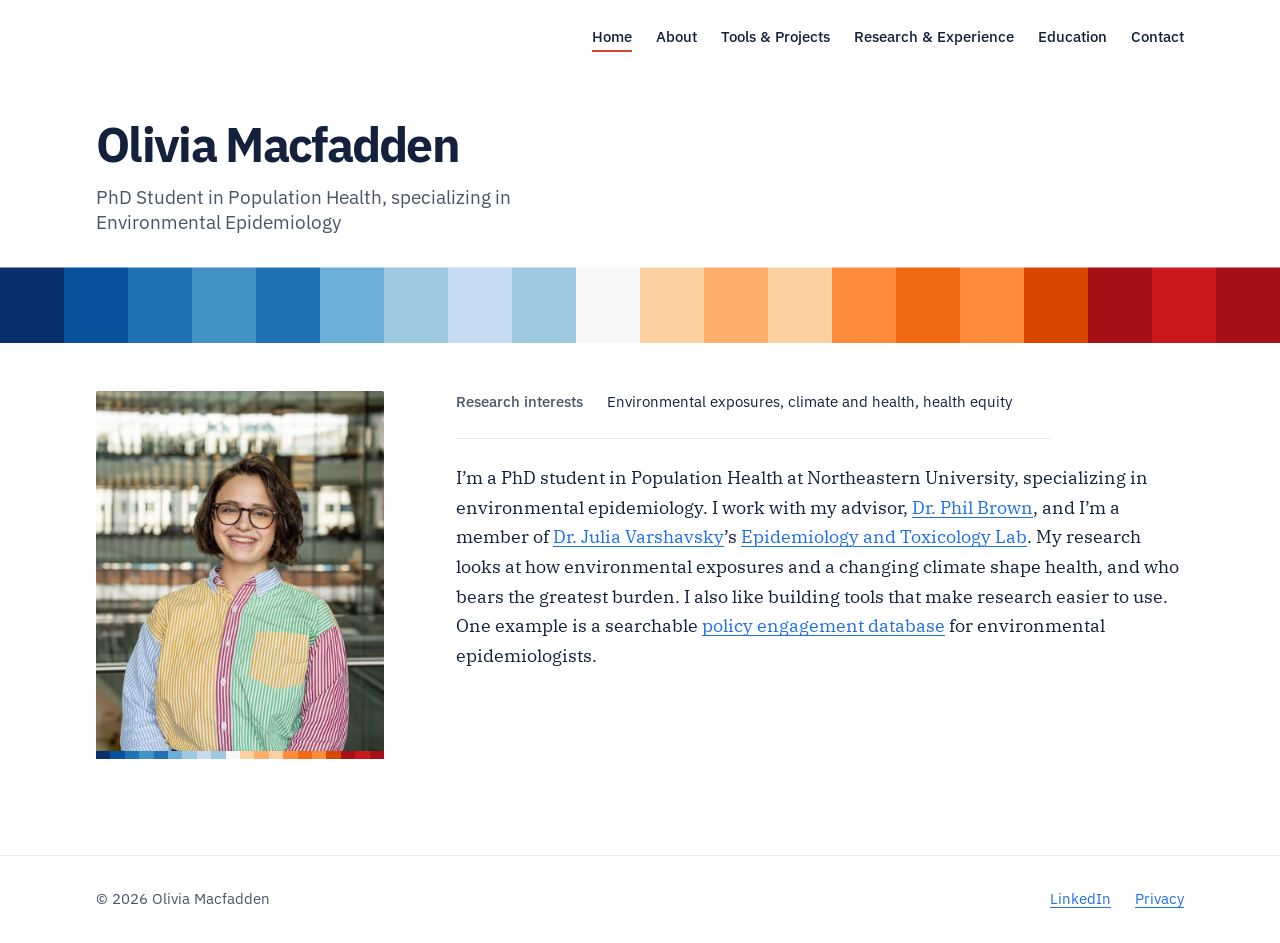
<file: index.html>
<!doctype html>
<html lang="en">
<head>
  <meta charset="utf-8">
  <meta name="viewport" content="width=device-width, initial-scale=1">
  <title>Home | Olivia Macfadden</title>
  <meta name="description" content="Olivia Macfadden is a PhD student in Population Health at Northeastern University, specializing in environmental epidemiology.">
  <link rel="icon" href="favicon.svg" type="image/svg+xml">
  <link rel="stylesheet" href="css/style.css?v=2026-10-28a">
</head>
<body>
  <a class="skip-link" href="#main">Skip to content</a>

  <!-- ===== SHARED HEADER: keep identical on every page (only aria-current changes) =====
       Home only: no "Olivia Macfadden" brand link (the large name is right below),
       and the header has the extra class site-header--home to keep the nav in place. -->
  <header class="site-header site-header--home">
    <div class="wrap">
      <nav class="site-nav" aria-label="Main">
        <ul>
          <li><a href="index.html" aria-current="page">Home</a></li>
          <li><a href="about.html">About</a></li>
          <li><a href="tools.html">Tools &amp; Projects</a></li>
          <li><a href="research.html">Research &amp; Experience</a></li>
          <li><a href="education.html">Education</a></li>
          <li><a href="contact.html">Contact</a></li>
        </ul>
      </nav>
    </div>
  </header>
  <!-- ===== END SHARED HEADER ===== -->

  <main id="main">
    <section class="hero" aria-labelledby="name">
      <div class="wrap hero__inner">
        <!-- Small headshot beside the name on phones only; the large .portrait below is used
             from 48rem up. Only one of the two is ever displayed, so the alt text is heard once. -->
        <figure class="hero__photo">
          <img src="images/headshot.jpg" alt="Olivia Macfadden" width="720" height="900">
        </figure>
        <div>
          <h1 class="hero__name" id="name">Olivia Macfadden</h1>
          <p class="hero__title">PhD Student in Population Health, specializing in Environmental Epidemiology</p>
        </div>
      </div>
    </section>

    <!-- Decorative warming stripes (not real temperature data) -->
    <div class="stripe-band stripe-band--sweep" aria-hidden="true"></div>

    <div class="wrap">
      <div class="intro">
        <figure class="portrait">
          <img src="images/headshot.jpg" alt="Olivia Macfadden" width="720" height="900">
        </figure>

        <div>
          <dl class="meta-list">
            <dt>Research interests</dt>
            <dd>Environmental exposures, climate and health, health equity</dd>
          </dl>

          <div class="prose">
            <p>I’m a PhD student in Population Health at Northeastern University, specializing in environmental epidemiology. I work with my advisor, <a href="https://bouve.northeastern.edu/directory/phil-brown/" target="_blank" rel="noopener">Dr. Phil Brown<span class="visually-hidden"> (opens in a new tab)</span></a>, and I’m a member of <a href="https://coe.northeastern.edu/people/varshavsky-julia/" target="_blank" rel="noopener">Dr. Julia Varshavsky<span class="visually-hidden"> (opens in a new tab)</span></a>’s <a href="https://cssh.northeastern.edu/ssehri/varshavsky-lab/" target="_blank" rel="noopener">Epidemiology and Toxicology Lab<span class="visually-hidden"> (opens in a new tab)</span></a>. My research looks at how environmental exposures and a changing climate shape health, and who bears the greatest burden. I also like building tools that make research easier to use. One example is a searchable <a href="https://tinyurl.com/policymenulinkfromoliviassite" target="_blank" rel="noopener">policy engagement database<span class="visually-hidden"> (opens in a new tab)</span></a> for environmental epidemiologists.</p>

            <!-- PLACEHOLDER: Current research — add a one-sentence "Current research" line here, e.g.
                 <p><strong>Current research:</strong> …</p> -->
          </div>
        </div>
      </div>
    </div>
  </main>

  <!-- ===== SHARED FOOTER: keep identical on every page ===== -->
  <footer class="site-footer">
    <div class="wrap">
      <p>© 2026 Olivia Macfadden</p>
      <p class="site-footer__links">
        <a href="https://www.linkedin.com/in/olivia-macfadden/" target="_blank" rel="noopener">LinkedIn<span class="visually-hidden"> (opens in a new tab)</span></a>
        <a href="privacy.html">Privacy</a>
      </p>
    </div>
  </footer>
  <!-- ===== END SHARED FOOTER ===== -->

  <!-- GoatCounter analytics (cookie-free; see privacy.html). Keep on every page. -->
  <script data-goatcounter="https://oliviamacfadden.goatcounter.com/count"
          async src="https://gc.zgo.at/count.js"></script>
</body>
</html>
</file>
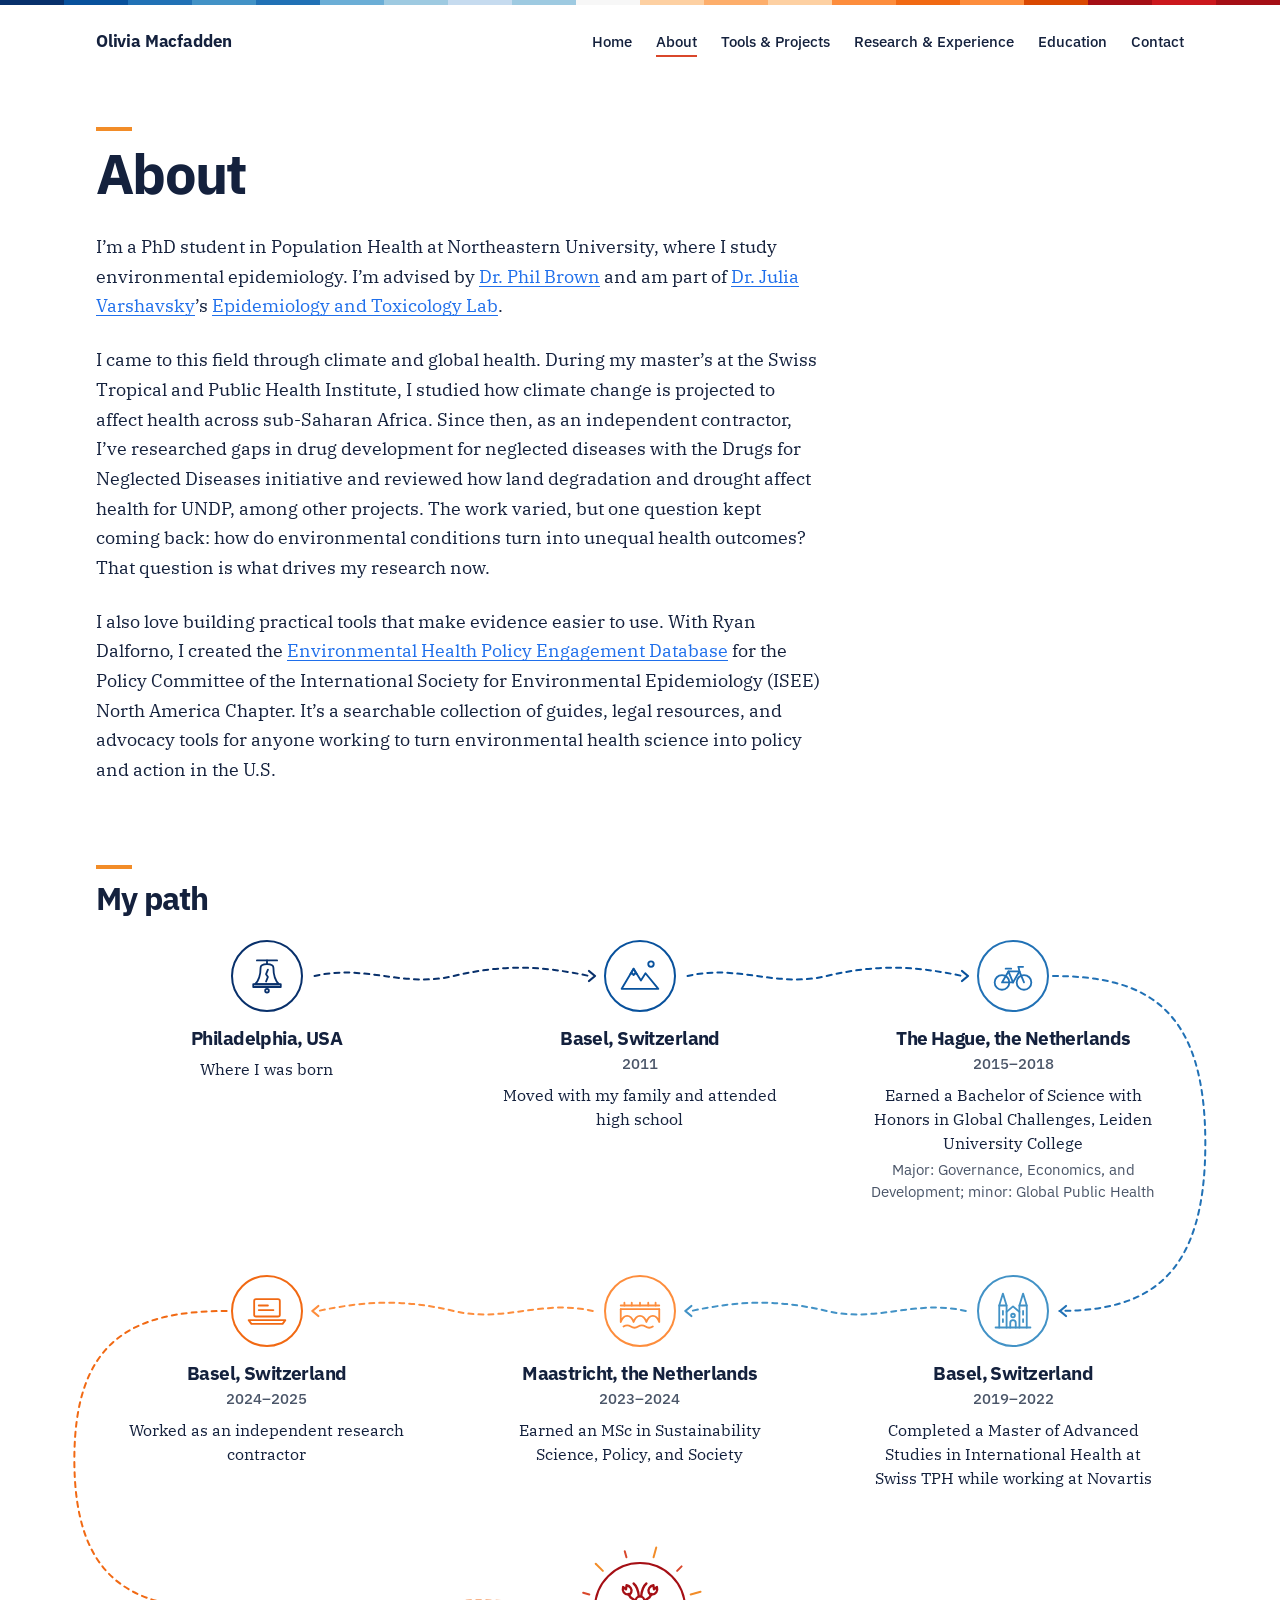
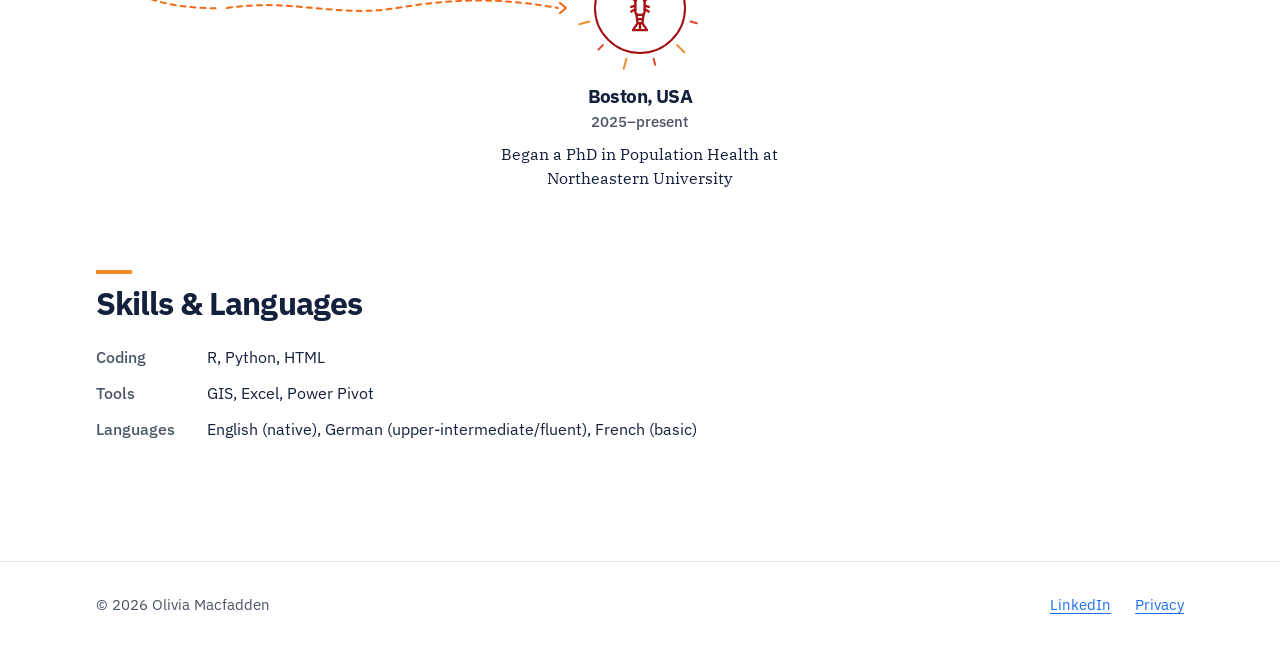
<file: about.html>
<!doctype html>
<html lang="en">
<head>
  <meta charset="utf-8">
  <meta name="viewport" content="width=device-width, initial-scale=1">
  <title>About | Olivia Macfadden</title>
  <meta name="description" content="Olivia Macfadden is a PhD student in Population Health at Northeastern University, specializing in environmental epidemiology.">
  <link rel="icon" href="favicon.svg" type="image/svg+xml">
  <link rel="stylesheet" href="css/style.css?v=2026-10-28a">
</head>
<body>
  <a class="skip-link" href="#main">Skip to content</a>
  <div class="stripe-strip" aria-hidden="true"></div>

  <!-- ===== SHARED HEADER: keep identical on every page (only aria-current changes) ===== -->
  <header class="site-header">
    <div class="wrap">
      <a class="site-brand" href="index.html">Olivia Macfadden</a>
      <nav class="site-nav" aria-label="Main">
        <ul>
          <li><a href="index.html">Home</a></li>
          <li><a href="about.html" aria-current="page">About</a></li>
          <li><a href="tools.html">Tools &amp; Projects</a></li>
          <li><a href="research.html">Research &amp; Experience</a></li>
          <li><a href="education.html">Education</a></li>
          <li><a href="contact.html">Contact</a></li>
        </ul>
      </nav>
    </div>
  </header>
  <!-- ===== END SHARED HEADER ===== -->

  <main id="main">
    <div class="wrap">
      <header class="page-head page-head--about">
        <h1 class="heading-accent">About</h1>
      </header>

      <!-- Long bio: used exactly as written; only links and formatting added -->
      <!-- Wide split: on screens >= 1400px, bio and the 3-3-1 "My path" route sit side by side.
           To revert, remove this wrapper div and the "Wide split" block in style.css. -->
      <div class="about-split">
      <section class="section" aria-label="Biography">
        <div class="prose">
          <p>I’m a PhD student in Population Health at Northeastern University, where I study environmental epidemiology. I’m advised by <a href="https://bouve.northeastern.edu/directory/phil-brown/" target="_blank" rel="noopener">Dr. Phil Brown<span class="visually-hidden"> (opens in a new tab)</span></a> and am part of <a href="https://coe.northeastern.edu/people/varshavsky-julia/" target="_blank" rel="noopener">Dr. Julia Varshavsky<span class="visually-hidden"> (opens in a new tab)</span></a>’s <a href="https://cssh.northeastern.edu/ssehri/varshavsky-lab/" target="_blank" rel="noopener">Epidemiology and Toxicology Lab<span class="visually-hidden"> (opens in a new tab)</span></a>.</p>

          <p>I came to this field through climate and global health. During my master’s at the Swiss Tropical and Public Health Institute, I studied how climate change is projected to affect health across sub-Saharan Africa. Since then, as an independent contractor, I’ve researched gaps in drug development for neglected diseases with the Drugs for Neglected Diseases initiative and reviewed how land degradation and drought affect health for UNDP, among other projects. The work varied, but one question kept coming back: how do environmental conditions turn into unequal health outcomes? That question is what drives my research now.</p>

          <p>I also love building practical tools that make evidence easier to use. With Ryan Dalforno, I created the <a href="https://tinyurl.com/policymenulinkfromoliviassite" target="_blank" rel="noopener">Environmental Health Policy Engagement Database<span class="visually-hidden"> (opens in a new tab)</span></a> for the Policy Committee of the International Society for Environmental Epidemiology (ISEE) North America Chapter. It’s a searchable collection of guides, legal resources, and advocacy tools for anyone working to turn environmental health science into policy and action in the U.S.</p>
        </div>
      </section>

      <section class="section" aria-labelledby="path-title">
        <h2 class="heading-accent" id="path-title">My path</h2>

        <!-- TIMELINE: desktop layout is 3 / 3 / 1 (row 1 left to right, row 2 right to left,
             Boston centered on row 3). Each stop's class says where its arrow goes:
             stop--east, stop--south (turn down on the right), stop--west,
             stop--to-finish (turn down on the left, then across to the centered last stop).
             The final stop (stop--finish) has no .route. See README.md. -->
        <ol class="route-map">

          <li class="stop stop--east" style="--stop: var(--stop-1)">
            <span class="stop__icon" aria-hidden="true">
              <!-- Liberty Bell -->
              <svg viewBox="0 0 48 48" fill="none" stroke="currentColor" stroke-width="2" stroke-linecap="round" stroke-linejoin="round">
                <path d="M13 7h22"/>
                <path d="M24 7v4"/>
                <path d="M17 15c0-3 3-4 7-4s7 1 7 4c0 8 2 14 6 18H11c4-4 6-10 6-18z"/>
                <path d="M9 33h30v3H9z"/>
                <path d="M25 17l-2 5 2 3-2 5"/>
                <circle cx="24" cy="40" r="2"/>
              </svg>
            </span>
            <h3 class="stop__place">Philadelphia, USA</h3>
            <p class="stop__what">Where I was born</p>
            <span class="route" aria-hidden="true">
              <svg class="route-v"><line x1="12" y1="100%" x2="12" y2="0" stroke="currentColor" stroke-width="2" stroke-dasharray="5 5" stroke-linecap="round"/></svg>
              <svg class="route-h" viewBox="0 0 160 28" preserveAspectRatio="none"><path d="M2 14C30 2 52 26 80 14S130 4 156 14" fill="none" stroke="currentColor" stroke-width="2" stroke-dasharray="5 5" stroke-linecap="round" vector-effect="non-scaling-stroke"/></svg>
              <svg class="route-turn" viewBox="0 0 100 100" preserveAspectRatio="none"><path d="M0 0C60 0 96 10 96 50S60 100 4 100" fill="none" stroke="currentColor" stroke-width="2" stroke-dasharray="5 5" stroke-linecap="round" vector-effect="non-scaling-stroke"/></svg>
              <svg class="route-head" viewBox="0 0 16 16"><path d="M3 5l5 6 5-6" fill="none" stroke="currentColor" stroke-width="2.25" stroke-linecap="round" stroke-linejoin="round"/></svg>
            </span>
          </li>

          <li class="stop stop--east" style="--stop: var(--stop-2)">
            <span class="stop__icon" aria-hidden="true">
              <!-- Mountains -->
              <svg viewBox="0 0 48 48" fill="none" stroke="currentColor" stroke-width="2" stroke-linecap="round" stroke-linejoin="round">
                <path d="M4 38l13-22 8 13 5-8 14 17z"/>
                <path d="M13.5 22l3.5-6 3.5 6-2-1-1.5 2-1.5-2z"/>
                <circle cx="36" cy="11" r="3"/>
              </svg>
            </span>
            <h3 class="stop__place">Basel, Switzerland</h3>
            <p class="stop__when">2011</p>
            <p class="stop__what">Moved with my family and attended high school</p>
            <span class="route" aria-hidden="true">
              <svg class="route-v"><line x1="12" y1="100%" x2="12" y2="0" stroke="currentColor" stroke-width="2" stroke-dasharray="5 5" stroke-linecap="round"/></svg>
              <svg class="route-h" viewBox="0 0 160 28" preserveAspectRatio="none"><path d="M2 14C30 2 52 26 80 14S130 4 156 14" fill="none" stroke="currentColor" stroke-width="2" stroke-dasharray="5 5" stroke-linecap="round" vector-effect="non-scaling-stroke"/></svg>
              <svg class="route-turn" viewBox="0 0 100 100" preserveAspectRatio="none"><path d="M0 0C60 0 96 10 96 50S60 100 4 100" fill="none" stroke="currentColor" stroke-width="2" stroke-dasharray="5 5" stroke-linecap="round" vector-effect="non-scaling-stroke"/></svg>
              <svg class="route-head" viewBox="0 0 16 16"><path d="M3 5l5 6 5-6" fill="none" stroke="currentColor" stroke-width="2.25" stroke-linecap="round" stroke-linejoin="round"/></svg>
            </span>
          </li>

          <li class="stop stop--south" style="--stop: var(--stop-3)">
            <span class="stop__icon" aria-hidden="true">
              <!-- Bicycle -->
              <svg viewBox="0 0 48 48" fill="none" stroke="currentColor" stroke-width="2" stroke-linecap="round" stroke-linejoin="round">
                <circle cx="12" cy="31" r="8"/>
                <circle cx="36" cy="31" r="8"/>
                <path d="M12 31l7-12 5 12z"/>
                <path d="M19 19h12l-7 12"/>
                <path d="M31 19l5 12"/>
                <path d="M30 14h5"/>
                <path d="M31 19l-1-5"/>
                <path d="M16 16h6"/>
              </svg>
            </span>
            <h3 class="stop__place">The Hague, the&nbsp;Netherlands</h3>
            <p class="stop__when">2015–2018</p>
            <p class="stop__what">Earned a Bachelor of Science with Honors in Global Challenges, Leiden University College</p>
            <p class="stop__detail">Major: Governance, Economics, and Development; minor: Global Public Health</p>
            <span class="route" aria-hidden="true">
              <svg class="route-v"><line x1="12" y1="100%" x2="12" y2="0" stroke="currentColor" stroke-width="2" stroke-dasharray="5 5" stroke-linecap="round"/></svg>
              <svg class="route-h" viewBox="0 0 160 28" preserveAspectRatio="none"><path d="M2 14C30 2 52 26 80 14S130 4 156 14" fill="none" stroke="currentColor" stroke-width="2" stroke-dasharray="5 5" stroke-linecap="round" vector-effect="non-scaling-stroke"/></svg>
              <svg class="route-turn" viewBox="0 0 100 100" preserveAspectRatio="none"><path d="M0 0C60 0 96 10 96 50S60 100 4 100" fill="none" stroke="currentColor" stroke-width="2" stroke-dasharray="5 5" stroke-linecap="round" vector-effect="non-scaling-stroke"/></svg>
              <svg class="route-head" viewBox="0 0 16 16"><path d="M3 5l5 6 5-6" fill="none" stroke="currentColor" stroke-width="2.25" stroke-linecap="round" stroke-linejoin="round"/></svg>
            </span>
          </li>

          <li class="stop stop--west" style="--stop: var(--stop-4)">
            <span class="stop__icon" aria-hidden="true">
              <!-- Basler Münster (two spires, gabled front, rose window, portal) -->
              <svg viewBox="0 0 48 48" fill="none" stroke="currentColor" stroke-width="2" stroke-linecap="round" stroke-linejoin="round">
                <path d="M9 42V18M17 42V18M31 42V18M39 42V18"/>
                <path d="M9 18l4-13 4 13zM31 18l4-13 4 13z"/>
                <path d="M17 25l7-6 7 6"/>
                <path d="M21 42v-5a3 3 0 0 1 6 0v5"/>
                <circle cx="24" cy="29" r="2"/>
                <path d="M13 24v4M35 24v4M13 33v3M35 33v3"/>
                <path d="M5 42h38"/>
              </svg>
            </span>
            <h3 class="stop__place">Basel, Switzerland</h3>
            <p class="stop__when">2019–2022</p>
            <p class="stop__what">Completed a Master of Advanced Studies in International Health at Swiss TPH while working at Novartis</p>
            <span class="route" aria-hidden="true">
              <svg class="route-v"><line x1="12" y1="100%" x2="12" y2="0" stroke="currentColor" stroke-width="2" stroke-dasharray="5 5" stroke-linecap="round"/></svg>
              <svg class="route-h" viewBox="0 0 160 28" preserveAspectRatio="none"><path d="M2 14C30 2 52 26 80 14S130 4 156 14" fill="none" stroke="currentColor" stroke-width="2" stroke-dasharray="5 5" stroke-linecap="round" vector-effect="non-scaling-stroke"/></svg>
              <svg class="route-turn" viewBox="0 0 100 100" preserveAspectRatio="none"><path d="M0 0C60 0 96 10 96 50S60 100 4 100" fill="none" stroke="currentColor" stroke-width="2" stroke-dasharray="5 5" stroke-linecap="round" vector-effect="non-scaling-stroke"/></svg>
              <svg class="route-head" viewBox="0 0 16 16"><path d="M3 5l5 6 5-6" fill="none" stroke="currentColor" stroke-width="2.25" stroke-linecap="round" stroke-linejoin="round"/></svg>
            </span>
          </li>

          <li class="stop stop--west" style="--stop: var(--stop-5)">
            <span class="stop__icon" aria-hidden="true">
              <!-- Arched stone bridge -->
              <svg viewBox="0 0 48 48" fill="none" stroke="currentColor" stroke-width="2" stroke-linecap="round" stroke-linejoin="round">
                <path d="M3 18h42"/>
                <path d="M3 22h42"/>
                <path d="M3 22v14c3-9 11-9 14 0 3-9 11-9 14 0 3-9 11-9 14 0V22"/>
                <path d="M7 18v-3M15 18v-3M24 18v-3M33 18v-3M41 18v-3"/>
                <path d="M6 41c3-2 5-2 8 0s5 2 8 0 5-2 8 0 5 2 8 0"/>
              </svg>
            </span>
            <h3 class="stop__place">Maastricht, the&nbsp;Netherlands</h3>
            <p class="stop__when">2023–2024</p>
            <p class="stop__what">Earned an MSc in Sustainability Science, Policy, and Society</p>
            <span class="route" aria-hidden="true">
              <svg class="route-v"><line x1="12" y1="100%" x2="12" y2="0" stroke="currentColor" stroke-width="2" stroke-dasharray="5 5" stroke-linecap="round"/></svg>
              <svg class="route-h" viewBox="0 0 160 28" preserveAspectRatio="none"><path d="M2 14C30 2 52 26 80 14S130 4 156 14" fill="none" stroke="currentColor" stroke-width="2" stroke-dasharray="5 5" stroke-linecap="round" vector-effect="non-scaling-stroke"/></svg>
              <svg class="route-turn" viewBox="0 0 100 100" preserveAspectRatio="none"><path d="M0 0C60 0 96 10 96 50S60 100 4 100" fill="none" stroke="currentColor" stroke-width="2" stroke-dasharray="5 5" stroke-linecap="round" vector-effect="non-scaling-stroke"/></svg>
              <svg class="route-head" viewBox="0 0 16 16"><path d="M3 5l5 6 5-6" fill="none" stroke="currentColor" stroke-width="2.25" stroke-linecap="round" stroke-linejoin="round"/></svg>
            </span>
          </li>

          <li class="stop stop--to-finish" style="--stop: var(--stop-6)">
            <span class="stop__icon" aria-hidden="true">
              <!-- Laptop -->
              <svg viewBox="0 0 48 48" fill="none" stroke="currentColor" stroke-width="2" stroke-linecap="round" stroke-linejoin="round">
                <rect x="10" y="11" width="28" height="19" rx="2"/>
                <path d="M4 34h40l-3 4H7z"/>
                <path d="M15 18h10M15 23h16"/>
              </svg>
            </span>
            <h3 class="stop__place">Basel, Switzerland</h3>
            <p class="stop__when">2024–2025</p>
            <p class="stop__what">Worked as an independent research contractor</p>
            <span class="route" aria-hidden="true">
              <svg class="route-v"><line x1="12" y1="100%" x2="12" y2="0" stroke="currentColor" stroke-width="2" stroke-dasharray="5 5" stroke-linecap="round"/></svg>
              <svg class="route-h" viewBox="0 0 160 28" preserveAspectRatio="none"><path d="M2 14C30 2 52 26 80 14S130 4 156 14" fill="none" stroke="currentColor" stroke-width="2" stroke-dasharray="5 5" stroke-linecap="round" vector-effect="non-scaling-stroke"/></svg>
              <svg class="route-turn" viewBox="0 0 100 100" preserveAspectRatio="none"><path d="M0 0C60 0 96 10 96 50S60 100 4 100" fill="none" stroke="currentColor" stroke-width="2" stroke-dasharray="5 5" stroke-linecap="round" vector-effect="non-scaling-stroke"/></svg>
              <svg class="route-run" viewBox="0 0 160 28" preserveAspectRatio="none"><path d="M0 14C30 4 52 24 80 14S130 4 156 14" fill="none" stroke="currentColor" stroke-width="2" stroke-dasharray="5 5" stroke-linecap="round" vector-effect="non-scaling-stroke"/></svg>
              <svg class="route-head" viewBox="0 0 16 16"><path d="M3 5l5 6 5-6" fill="none" stroke="currentColor" stroke-width="2.25" stroke-linecap="round" stroke-linejoin="round"/></svg>
            </span>
          </li>

          <li class="stop stop--finish" style="--stop: var(--stop-7)">
            <span class="stop__icon" aria-hidden="true">
              <!-- Destination starburst (decorative) -->
              <svg class="stop__burst" viewBox="0 0 100 100" fill="none" stroke-width="2" stroke-linecap="round">
                <path d="M60.6 10.4L62.7 2.7" stroke="var(--color-orange)"/>
                <path d="M79.0 21.0L82.5 17.5" stroke="var(--color-coral)"/>
                <path d="M89.6 39.4L97.3 37.3" stroke="var(--color-orange)"/>
                <path d="M89.6 60.6L94.4 61.9" stroke="var(--color-coral)"/>
                <path d="M79.0 79.0L84.6 84.6" stroke="var(--color-orange)"/>
                <path d="M60.6 89.6L61.9 94.4" stroke="var(--color-coral)"/>
                <path d="M39.4 89.6L37.3 97.3" stroke="var(--color-orange)"/>
                <path d="M21.0 79.0L17.5 82.5" stroke="var(--color-coral)"/>
                <path d="M10.4 60.6L2.7 62.7" stroke="var(--color-orange)"/>
                <path d="M10.4 39.4L5.6 38.1" stroke="var(--color-coral)"/>
                <path d="M21.0 21.0L15.4 15.4" stroke="var(--color-orange)"/>
                <path d="M39.4 10.4L38.1 5.6" stroke="var(--color-coral)"/>
              </svg>
              <!-- Lobster seen from above: claws, antennae, body, tail fan -->
              <svg viewBox="0 0 48 48" fill="none" stroke="currentColor" stroke-width="2" stroke-linecap="round" stroke-linejoin="round">
                <g transform="translate(0 1)">
                  <path d="M20 18c0-3 1.8-5 4-5s4 2 4 5v8c0 2-1.8 3-4 3s-4-1-4-3z"/>
                  <path d="M21 29l1 7h4l1-7M21.6 32.5h4.8"/>
                  <path d="M22 36l-4 6h12l-4-6M24 36v6"/>
                  <path d="M20.5 17L16 14l-2-3M27.5 17l4.5-3 2-3"/>
                  <path d="M14 11.5c-3.5 0-5.5-3-4.5-6.5l2.5 2 .5-3.5c3 .5 5 3.5 4 6-.5 1.3-1.3 2-2.5 2zM34 11.5c3.5 0 5.5-3 4.5-6.5l-2.5 2-.5-3.5c-3 .5-5 3.5-4 6 .5 1.3 1.3 2 2.5 2z"/>
                  <path d="M23 13C22.5 8 21.5 4.5 18.5 2M25 13c.5-5 1.5-8.5 4.5-11"/>
                  <path d="M20 21l-3.5 1M20 24l-3.5 2M28 21l3.5 1M28 24l3.5 2"/>
                </g>
              </svg>
            </span>
            <h3 class="stop__place">Boston, USA</h3>
            <p class="stop__when">2025–present</p>
            <p class="stop__what">Began a PhD in Population Health at Northeastern University</p>
          </li>
        </ol>
      </section>
      </div>

      <section class="section" aria-labelledby="skills-title">
        <h2 class="heading-accent" id="skills-title">Skills &amp; Languages</h2>
        <dl class="facts">
          <dt>Coding</dt>
          <dd>R, Python, HTML</dd>
          <dt>Tools</dt>
          <dd>GIS, Excel, Power Pivot</dd>
          <dt>Languages</dt>
          <dd>English (native), German (upper-intermediate/fluent), French (basic)</dd>
        </dl>
      </section>
    </div>
  </main>

  <!-- ===== SHARED FOOTER: keep identical on every page ===== -->
  <footer class="site-footer">
    <div class="wrap">
      <p>© 2026 Olivia Macfadden</p>
      <p class="site-footer__links">
        <a href="https://www.linkedin.com/in/olivia-macfadden/" target="_blank" rel="noopener">LinkedIn<span class="visually-hidden"> (opens in a new tab)</span></a>
        <a href="privacy.html">Privacy</a>
      </p>
    </div>
  </footer>
  <!-- ===== END SHARED FOOTER ===== -->

  <!-- GoatCounter analytics (cookie-free; see privacy.html). Keep on every page. -->
  <script data-goatcounter="https://oliviamacfadden.goatcounter.com/count"
          async src="https://gc.zgo.at/count.js"></script>
</body>
</html>
</file>
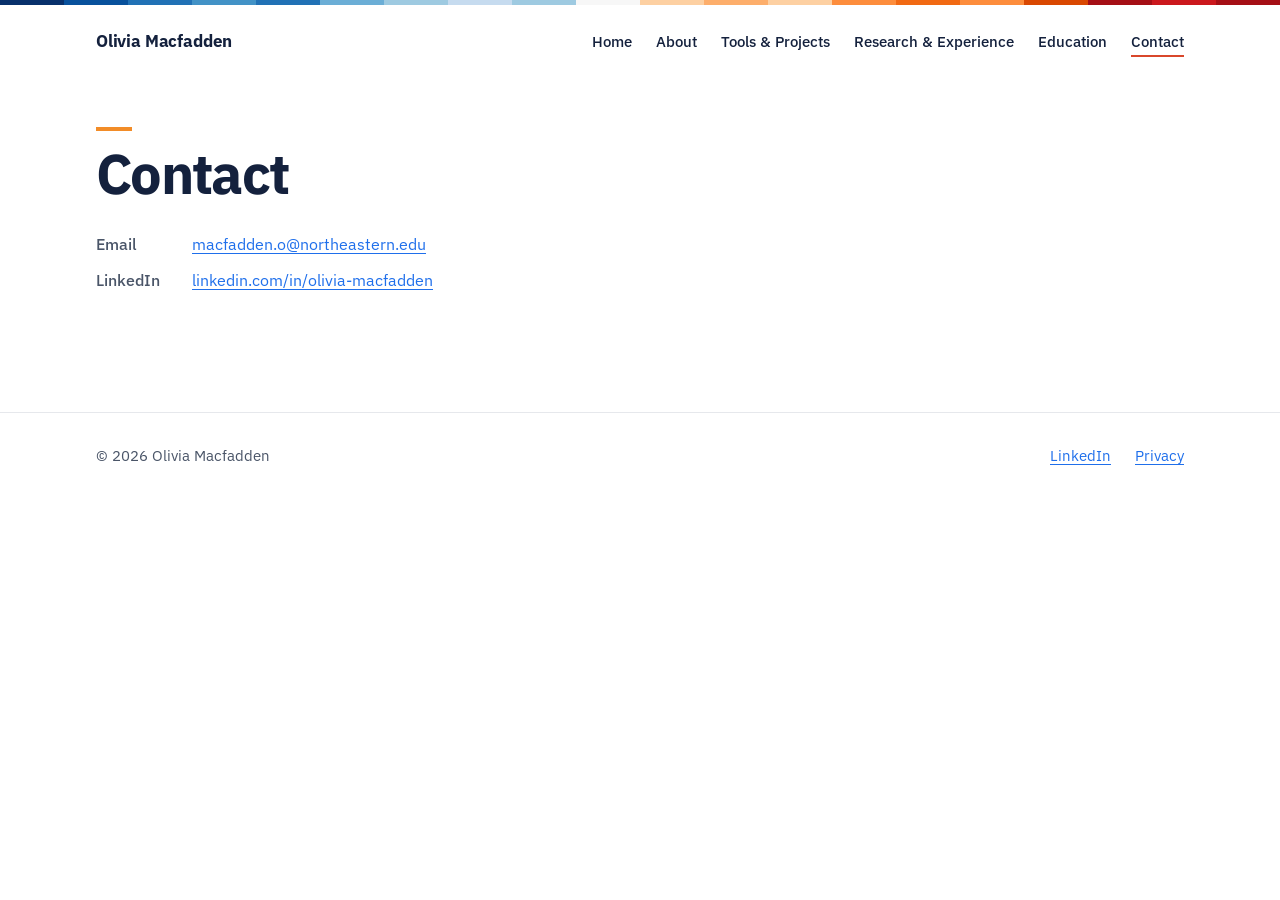
<file: contact.html>
<!doctype html>
<html lang="en">
<head>
  <meta charset="utf-8">
  <meta name="viewport" content="width=device-width, initial-scale=1">
  <title>Contact | Olivia Macfadden</title>
  <meta name="description" content="Olivia Macfadden is a PhD student in Population Health at Northeastern University, specializing in environmental epidemiology.">
  <link rel="icon" href="favicon.svg" type="image/svg+xml">
  <link rel="stylesheet" href="css/style.css?v=2026-10-28a">
  <script src="js/email.js" defer></script>
</head>
<body>
  <a class="skip-link" href="#main">Skip to content</a>
  <div class="stripe-strip" aria-hidden="true"></div>

  <!-- ===== SHARED HEADER: keep identical on every page (only aria-current changes) ===== -->
  <header class="site-header">
    <div class="wrap">
      <a class="site-brand" href="index.html">Olivia Macfadden</a>
      <nav class="site-nav" aria-label="Main">
        <ul>
          <li><a href="index.html">Home</a></li>
          <li><a href="about.html">About</a></li>
          <li><a href="tools.html">Tools &amp; Projects</a></li>
          <li><a href="research.html">Research &amp; Experience</a></li>
          <li><a href="education.html">Education</a></li>
          <li><a href="contact.html" aria-current="page">Contact</a></li>
        </ul>
      </nav>
    </div>
  </header>
  <!-- ===== END SHARED HEADER ===== -->

  <main id="main">
    <div class="wrap">
      <header class="page-head">
        <h1 class="heading-accent">Contact</h1>
      </header>

      <section class="section" aria-label="Contact details">
        <dl class="facts">
          <dt>Email</dt>
          <!-- Filled in by js/email.js; never write the address here directly -->
          <dd data-email><noscript>macfadden.o [at] northeastern [dot] edu</noscript></dd>
          <dt>LinkedIn</dt>
          <dd><a href="https://www.linkedin.com/in/olivia-macfadden/" target="_blank" rel="noopener">linkedin.com/in/olivia-macfadden<span class="visually-hidden"> (opens in a new tab)</span></a></dd>
          <!-- PLACEHOLDER: Google Scholar — add when ready:
          <dt>Google Scholar</dt>
          <dd><a href="…" target="_blank" rel="noopener">Google Scholar profile<span class="visually-hidden"> (opens in a new tab)</span></a></dd> -->
          <!-- PLACEHOLDER: ORCID — add when ready:
          <dt>ORCID</dt>
          <dd><a href="https://orcid.org/…" target="_blank" rel="noopener">0000-0000-0000-0000<span class="visually-hidden"> (opens in a new tab)</span></a></dd> -->
        </dl>
      </section>
    </div>
  </main>

  <!-- ===== SHARED FOOTER: keep identical on every page ===== -->
  <footer class="site-footer">
    <div class="wrap">
      <p>© 2026 Olivia Macfadden</p>
      <p class="site-footer__links">
        <a href="https://www.linkedin.com/in/olivia-macfadden/" target="_blank" rel="noopener">LinkedIn<span class="visually-hidden"> (opens in a new tab)</span></a>
        <a href="privacy.html">Privacy</a>
      </p>
    </div>
  </footer>
  <!-- ===== END SHARED FOOTER ===== -->

  <!-- GoatCounter analytics (cookie-free; see privacy.html). Keep on every page. -->
  <script data-goatcounter="https://oliviamacfadden.goatcounter.com/count"
          async src="https://gc.zgo.at/count.js"></script>
</body>
</html>
</file>
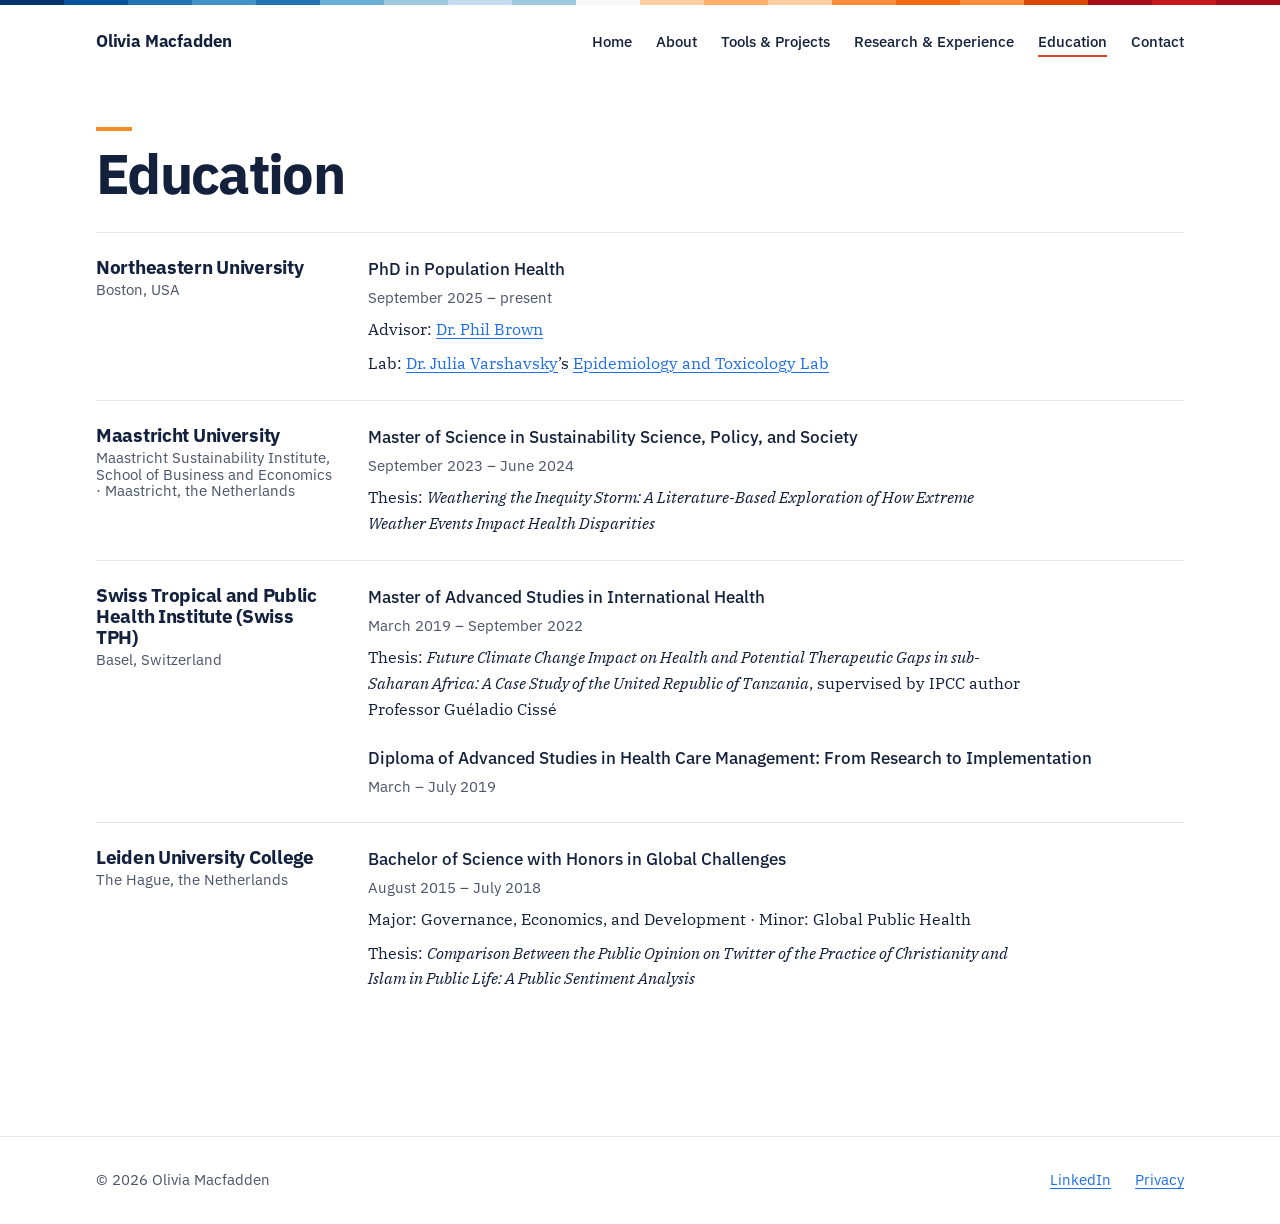
<file: education.html>
<!doctype html>
<html lang="en">
<head>
  <meta charset="utf-8">
  <meta name="viewport" content="width=device-width, initial-scale=1">
  <title>Education | Olivia Macfadden</title>
  <meta name="description" content="Olivia Macfadden is a PhD student in Population Health at Northeastern University, specializing in environmental epidemiology.">
  <link rel="icon" href="favicon.svg" type="image/svg+xml">
  <link rel="stylesheet" href="css/style.css?v=2026-10-28a">
</head>
<body>
  <a class="skip-link" href="#main">Skip to content</a>
  <div class="stripe-strip" aria-hidden="true"></div>

  <!-- ===== SHARED HEADER: keep identical on every page (only aria-current changes) ===== -->
  <header class="site-header">
    <div class="wrap">
      <a class="site-brand" href="index.html">Olivia Macfadden</a>
      <nav class="site-nav" aria-label="Main">
        <ul>
          <li><a href="index.html">Home</a></li>
          <li><a href="about.html">About</a></li>
          <li><a href="tools.html">Tools &amp; Projects</a></li>
          <li><a href="research.html">Research &amp; Experience</a></li>
          <li><a href="education.html" aria-current="page">Education</a></li>
          <li><a href="contact.html">Contact</a></li>
        </ul>
      </nav>
    </div>
  </header>
  <!-- ===== END SHARED HEADER ===== -->

  <main id="main">
    <div class="wrap">
      <header class="page-head">
        <h1 class="heading-accent">Education</h1>
      </header>

      <section class="section" aria-label="Degrees">
        <ul class="entries">
          <li class="entry">
            <h2 class="entry__org">Northeastern University<span class="entry__place">Boston, USA</span></h2>
            <ul class="roles">
              <li>
                <p class="role__title">PhD in Population Health</p>
                <p class="role__date">September 2025 – present</p>
                <p class="role__desc">Advisor: <a href="https://bouve.northeastern.edu/directory/phil-brown/" target="_blank" rel="noopener">Dr. Phil Brown<span class="visually-hidden"> (opens in a new tab)</span></a></p>
                <p class="role__desc">Lab: <a href="https://coe.northeastern.edu/people/varshavsky-julia/" target="_blank" rel="noopener">Dr. Julia Varshavsky<span class="visually-hidden"> (opens in a new tab)</span></a>’s <a href="https://cssh.northeastern.edu/ssehri/varshavsky-lab/" target="_blank" rel="noopener">Epidemiology and Toxicology Lab<span class="visually-hidden"> (opens in a new tab)</span></a></p>
              </li>
            </ul>
          </li>

          <li class="entry">
            <h2 class="entry__org">Maastricht University<span class="entry__place">Maastricht Sustainability Institute, School of Business and Economics · Maastricht, the Netherlands</span></h2>
            <ul class="roles">
              <li>
                <p class="role__title">Master of Science in Sustainability Science, Policy, and Society</p>
                <p class="role__date">September 2023 – June 2024</p>
                <p class="role__desc">Thesis: <em>Weathering the Inequity Storm: A Literature-Based Exploration of How Extreme Weather Events Impact Health Disparities</em></p>
              </li>
            </ul>
          </li>

          <li class="entry">
            <h2 class="entry__org">Swiss Tropical and Public Health Institute (Swiss TPH)<span class="entry__place">Basel, Switzerland</span></h2>
            <ul class="roles">
              <li>
                <p class="role__title">Master of Advanced Studies in International Health</p>
                <p class="role__date">March 2019 – September 2022</p>
                <p class="role__desc">Thesis: <em>Future Climate Change Impact on Health and Potential Therapeutic Gaps in sub-Saharan Africa: A Case Study of the United Republic of Tanzania</em>, supervised by IPCC author Professor Guéladio Cissé</p>
              </li>
              <li>
                <p class="role__title">Diploma of Advanced Studies in Health Care Management: From Research to Implementation</p>
                <p class="role__date">March – July 2019</p>
              </li>
            </ul>
          </li>

          <li class="entry">
            <h2 class="entry__org">Leiden University College<span class="entry__place">The Hague, the Netherlands</span></h2>
            <ul class="roles">
              <li>
                <p class="role__title">Bachelor of Science with Honors in Global Challenges</p>
                <p class="role__date">August 2015 – July 2018</p>
                <p class="role__desc">Major: Governance, Economics, and Development · Minor: Global Public Health</p>
                <p class="role__desc">Thesis: <em>Comparison Between the Public Opinion on Twitter of the Practice of Christianity and Islam in Public Life: A Public Sentiment Analysis</em></p>
              </li>
            </ul>
          </li>
        </ul>
      </section>
    </div>
  </main>

  <!-- ===== SHARED FOOTER: keep identical on every page ===== -->
  <footer class="site-footer">
    <div class="wrap">
      <p>© 2026 Olivia Macfadden</p>
      <p class="site-footer__links">
        <a href="https://www.linkedin.com/in/olivia-macfadden/" target="_blank" rel="noopener">LinkedIn<span class="visually-hidden"> (opens in a new tab)</span></a>
        <a href="privacy.html">Privacy</a>
      </p>
    </div>
  </footer>
  <!-- ===== END SHARED FOOTER ===== -->

  <!-- GoatCounter analytics (cookie-free; see privacy.html). Keep on every page. -->
  <script data-goatcounter="https://oliviamacfadden.goatcounter.com/count"
          async src="https://gc.zgo.at/count.js"></script>
</body>
</html>
</file>
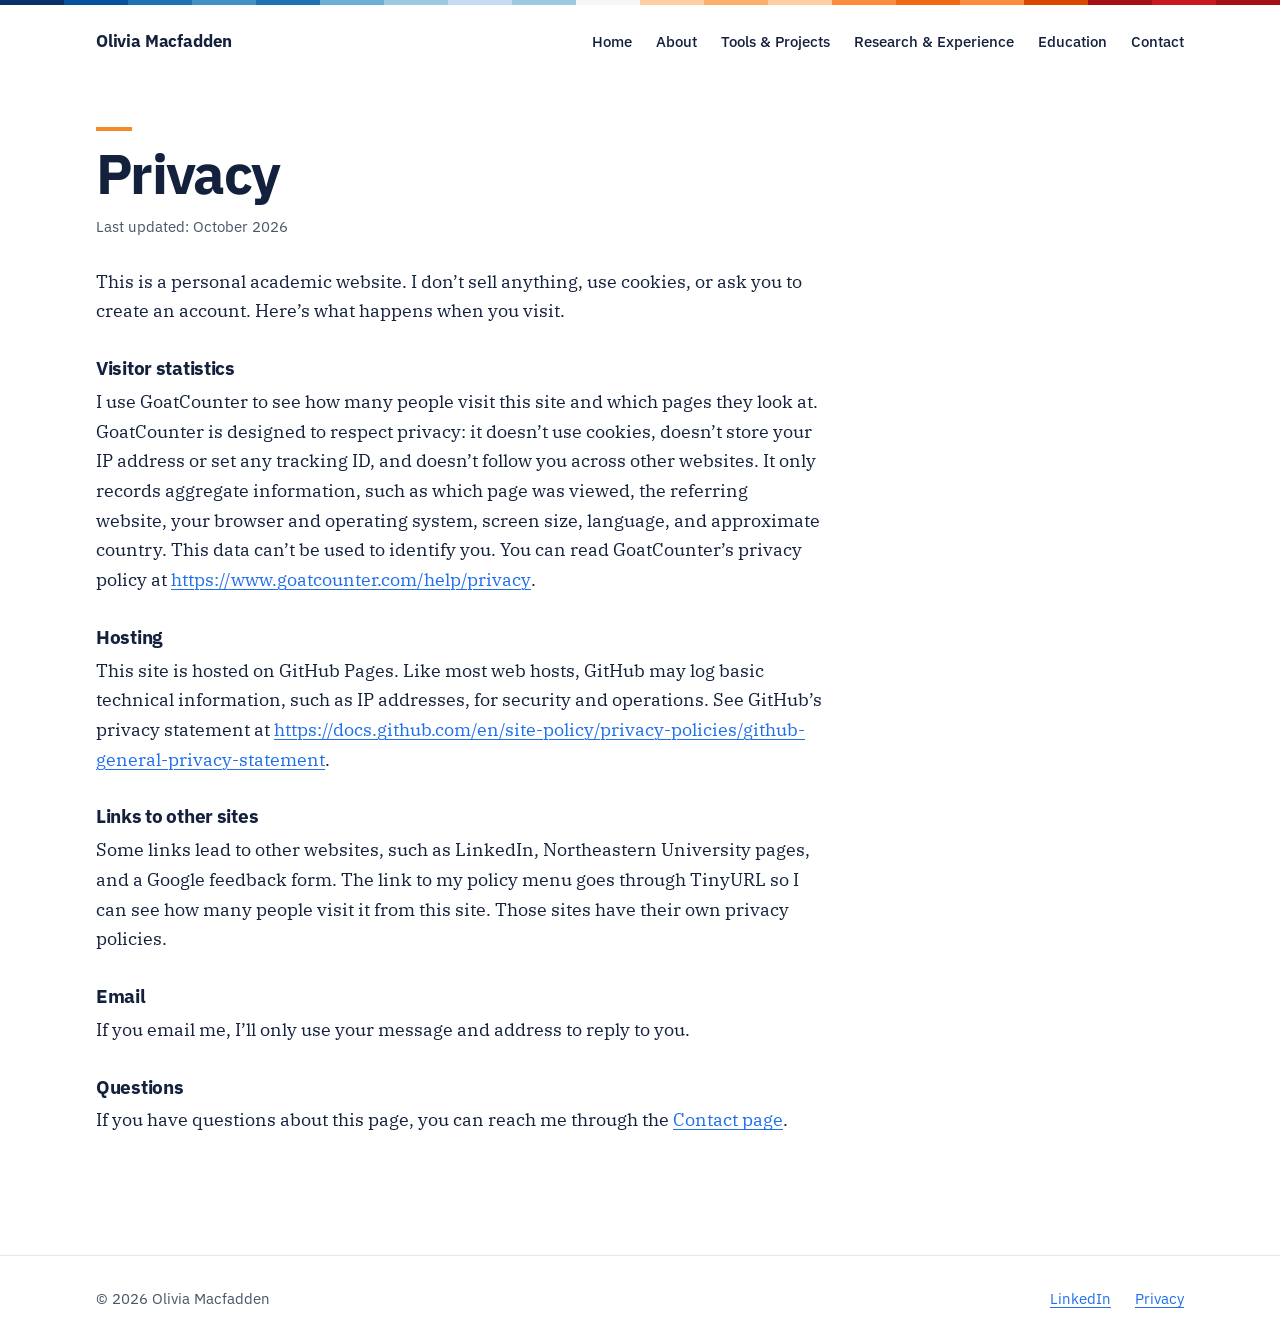
<file: privacy.html>
<!doctype html>
<html lang="en">
<head>
  <meta charset="utf-8">
  <meta name="viewport" content="width=device-width, initial-scale=1">
  <title>Privacy | Olivia Macfadden</title>
  <meta name="description" content="Olivia Macfadden is a PhD student in Population Health at Northeastern University, specializing in environmental epidemiology.">
  <link rel="icon" href="favicon.svg" type="image/svg+xml">
  <link rel="stylesheet" href="css/style.css?v=2026-10-28a">
</head>
<body>
  <a class="skip-link" href="#main">Skip to content</a>
  <div class="stripe-strip" aria-hidden="true"></div>

  <!-- ===== SHARED HEADER: keep identical on every page (only aria-current changes) ===== -->
  <header class="site-header">
    <div class="wrap">
      <a class="site-brand" href="index.html">Olivia Macfadden</a>
      <nav class="site-nav" aria-label="Main">
        <ul>
          <li><a href="index.html">Home</a></li>
          <li><a href="about.html">About</a></li>
          <li><a href="tools.html">Tools &amp; Projects</a></li>
          <li><a href="research.html">Research &amp; Experience</a></li>
          <li><a href="education.html">Education</a></li>
          <li><a href="contact.html">Contact</a></li>
        </ul>
      </nav>
    </div>
  </header>
  <!-- ===== END SHARED HEADER ===== -->

  <main id="main">
    <div class="wrap">
      <header class="page-head">
        <h1 class="heading-accent">Privacy</h1>
        <p class="page-meta">Last updated: October 2026</p>
      </header>

      <!-- Privacy text: used as written; only links and formatting added.
           Update this page if the site starts using any new third-party service. -->
      <section class="section" aria-label="Privacy information">
        <div class="prose prose--sections">
          <p>This is a personal academic website. I don’t sell anything, use cookies, or ask you to create an account. Here’s what happens when you visit.</p>

          <h2>Visitor statistics</h2>
          <p>I use GoatCounter to see how many people visit this site and which pages they look at. GoatCounter is designed to respect privacy: it doesn’t use cookies, doesn’t store your IP address or set any tracking ID, and doesn’t follow you across other websites. It only records aggregate information, such as which page was viewed, the referring website, your browser and operating system, screen size, language, and approximate country. This data can’t be used to identify you. You can read GoatCounter’s privacy policy at <a href="https://www.goatcounter.com/help/privacy" target="_blank" rel="noopener">https://www.goatcounter.com/help/privacy<span class="visually-hidden"> (opens in a new tab)</span></a>.</p>

          <h2>Hosting</h2>
          <p>This site is hosted on GitHub Pages. Like most web hosts, GitHub may log basic technical information, such as IP addresses, for security and operations. See GitHub’s privacy statement at <a href="https://docs.github.com/en/site-policy/privacy-policies/github-general-privacy-statement" target="_blank" rel="noopener">https://docs.github.com/en/site-policy/privacy-policies/github-general-privacy-statement<span class="visually-hidden"> (opens in a new tab)</span></a>.</p>

          <h2>Links to other sites</h2>
          <p>Some links lead to other websites, such as LinkedIn, Northeastern University pages, and a Google feedback form. The link to my policy menu goes through TinyURL so I can see how many people visit it from this site. Those sites have their own privacy policies.</p>

          <h2>Email</h2>
          <p>If you email me, I’ll only use your message and address to reply to you.</p>

          <h2>Questions</h2>
          <p>If you have questions about this page, you can reach me through the <a href="contact.html">Contact page</a>.</p>
        </div>
      </section>
    </div>
  </main>

  <!-- ===== SHARED FOOTER: keep identical on every page ===== -->
  <footer class="site-footer">
    <div class="wrap">
      <p>© 2026 Olivia Macfadden</p>
      <p class="site-footer__links">
        <a href="https://www.linkedin.com/in/olivia-macfadden/" target="_blank" rel="noopener">LinkedIn<span class="visually-hidden"> (opens in a new tab)</span></a>
        <a href="privacy.html" aria-current="page">Privacy</a>
      </p>
    </div>
  </footer>
  <!-- ===== END SHARED FOOTER ===== -->

  <!-- GoatCounter analytics (cookie-free; see privacy.html). Keep on every page. -->
  <script data-goatcounter="https://oliviamacfadden.goatcounter.com/count"
          async src="https://gc.zgo.at/count.js"></script>
</body>
</html>
</file>
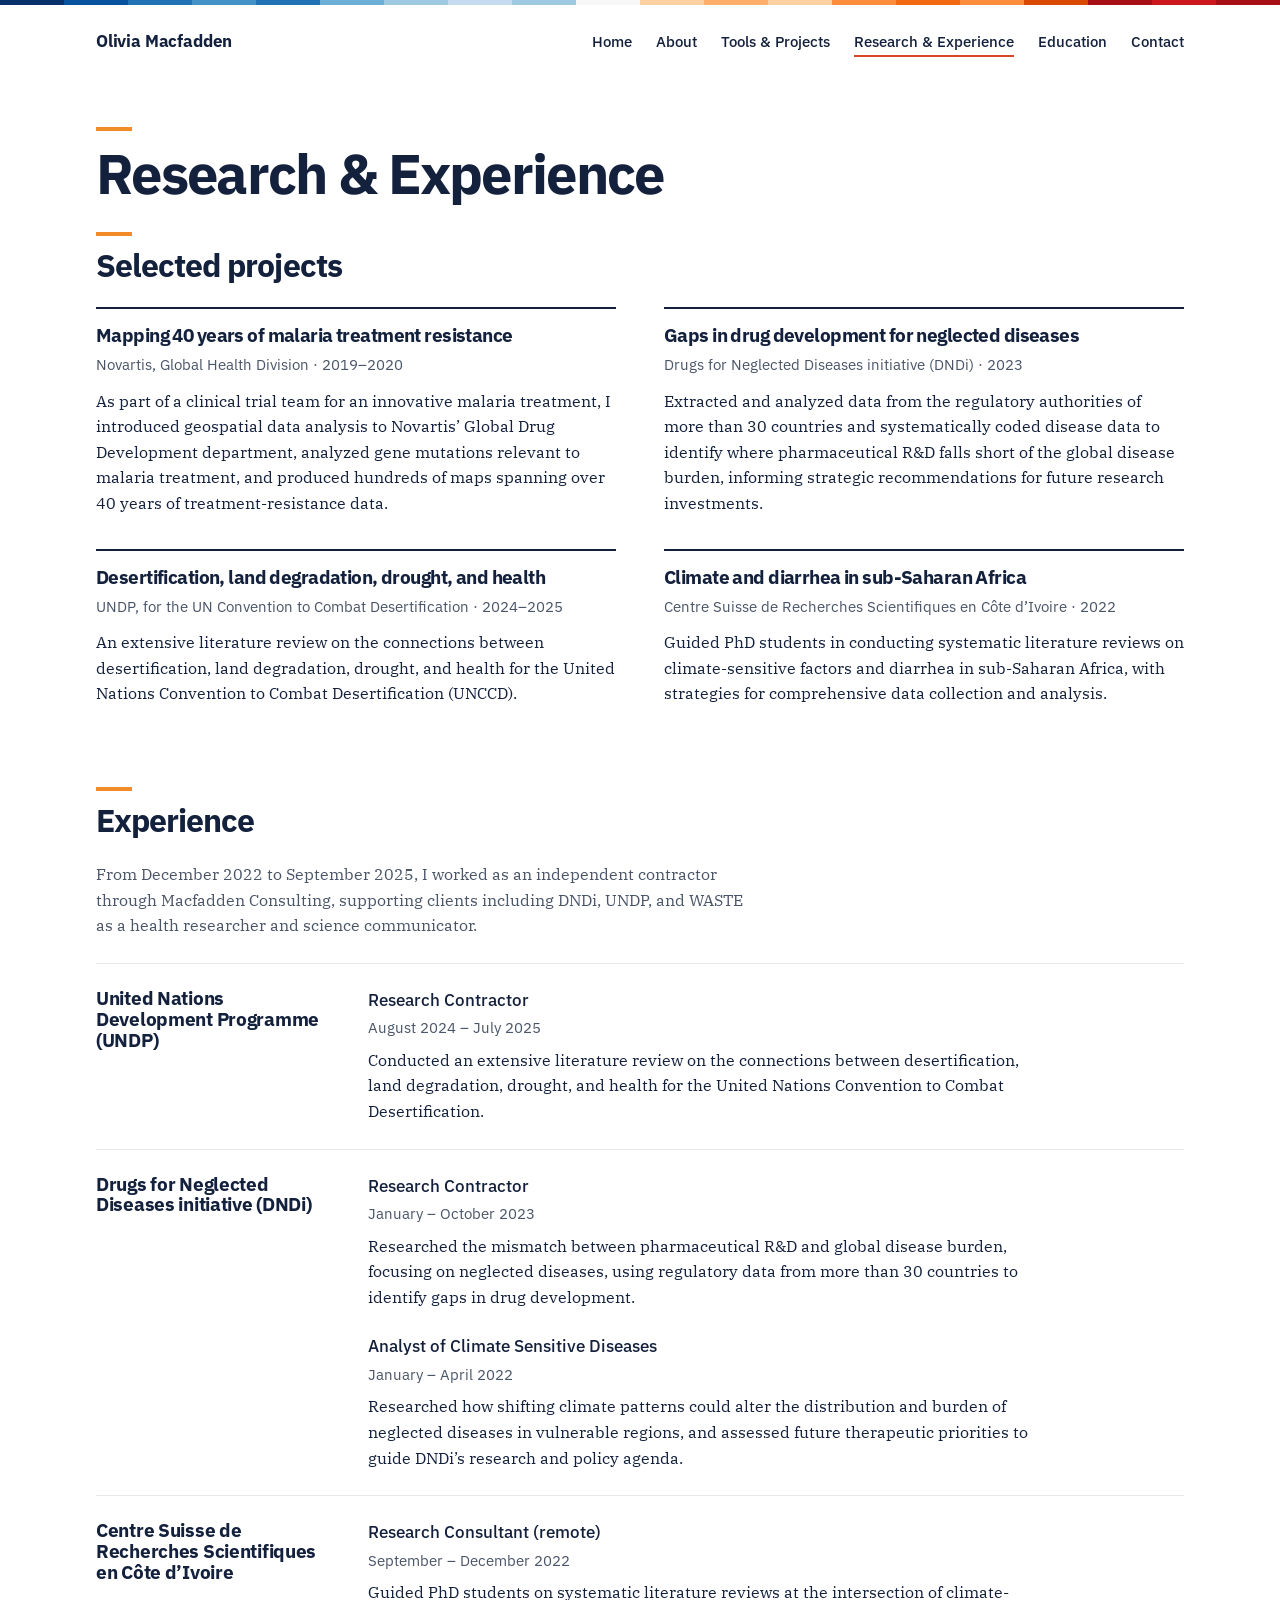
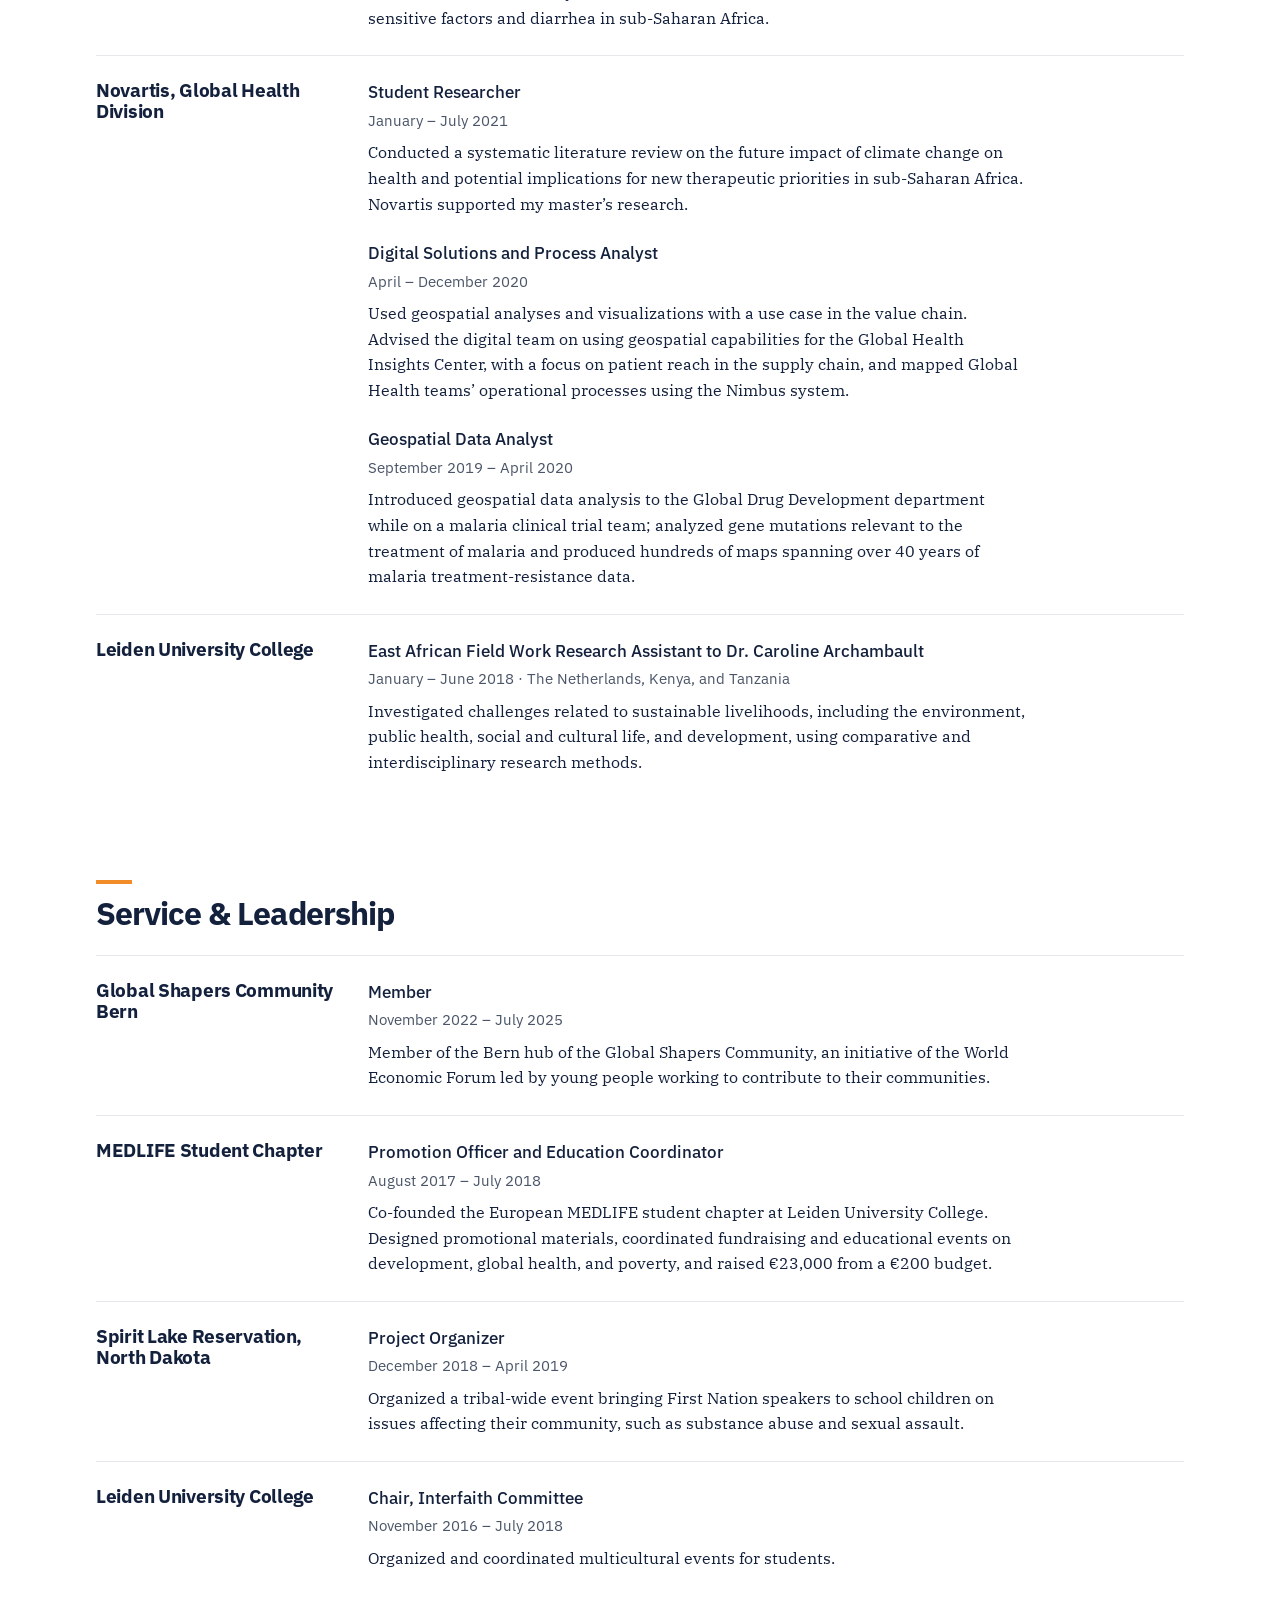
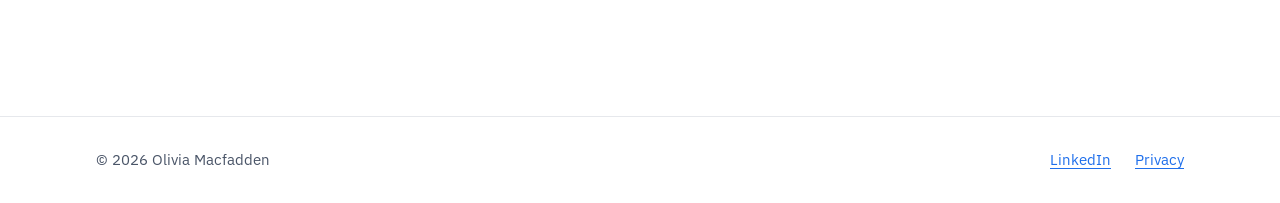
<file: research.html>
<!doctype html>
<html lang="en">
<head>
  <meta charset="utf-8">
  <meta name="viewport" content="width=device-width, initial-scale=1">
  <title>Research &amp; Experience | Olivia Macfadden</title>
  <meta name="description" content="Olivia Macfadden is a PhD student in Population Health at Northeastern University, specializing in environmental epidemiology.">
  <link rel="icon" href="favicon.svg" type="image/svg+xml">
  <link rel="stylesheet" href="css/style.css?v=2026-10-28a">
</head>
<body>
  <a class="skip-link" href="#main">Skip to content</a>
  <div class="stripe-strip" aria-hidden="true"></div>

  <!-- ===== SHARED HEADER: keep identical on every page (only aria-current changes) ===== -->
  <header class="site-header">
    <div class="wrap">
      <a class="site-brand" href="index.html">Olivia Macfadden</a>
      <nav class="site-nav" aria-label="Main">
        <ul>
          <li><a href="index.html">Home</a></li>
          <li><a href="about.html">About</a></li>
          <li><a href="tools.html">Tools &amp; Projects</a></li>
          <li><a href="research.html" aria-current="page">Research &amp; Experience</a></li>
          <li><a href="education.html">Education</a></li>
          <li><a href="contact.html">Contact</a></li>
        </ul>
      </nav>
    </div>
  </header>
  <!-- ===== END SHARED HEADER ===== -->

  <main id="main">
    <div class="wrap">
      <header class="page-head">
        <h1 class="heading-accent">Research &amp; Experience</h1>
      </header>

      <section class="section" aria-labelledby="projects-title">
        <h2 class="heading-accent" id="projects-title">Selected projects</h2>
        <ul class="projects">
          <li class="project">
            <h3>Mapping 40 years of malaria treatment resistance</h3>
            <p class="project__meta">Novartis, Global Health Division · 2019–2020</p>
            <p>As part of a clinical trial team for an innovative malaria treatment, I introduced geospatial data analysis to Novartis’ Global Drug Development department, analyzed gene mutations relevant to malaria treatment, and produced hundreds of maps spanning over 40 years of treatment-resistance data.</p>
          </li>
          <li class="project">
            <h3>Gaps in drug development for neglected diseases</h3>
            <p class="project__meta">Drugs for Neglected Diseases initiative (DNDi) · 2023</p>
            <p>Extracted and analyzed data from the regulatory authorities of more than 30 countries and systematically coded disease data to identify where pharmaceutical R&amp;D falls short of the global disease burden, informing strategic recommendations for future research investments.</p>
          </li>
          <li class="project">
            <h3>Desertification, land degradation, drought, and health</h3>
            <p class="project__meta">UNDP, for the UN Convention to Combat Desertification · 2024–2025</p>
            <p>An extensive literature review on the connections between desertification, land degradation, drought, and health for the United Nations Convention to Combat Desertification (UNCCD).</p>
          </li>
          <li class="project">
            <h3>Climate and diarrhea in sub-Saharan Africa</h3>
            <p class="project__meta">Centre Suisse de Recherches Scientifiques en Côte d’Ivoire · 2022</p>
            <p>Guided PhD students in conducting systematic literature reviews on climate-sensitive factors and diarrhea in sub-Saharan Africa, with strategies for comprehensive data collection and analysis.</p>
          </li>
        </ul>
      </section>

      <!-- PLACEHOLDER: Publications section — add here when ready, e.g.
      <section class="section" aria-labelledby="pubs-title">
        <h2 class="heading-accent" id="pubs-title">Publications</h2>
        ...
      </section>
      (Or make it its own page: copy this page, then add it to the shared nav on every page.) -->

      <section class="section" aria-labelledby="experience-title">
        <h2 class="heading-accent" id="experience-title">Experience</h2>
        <p class="section-note">From December 2022 to September 2025, I worked as an independent contractor through Macfadden Consulting, supporting clients including DNDi, UNDP, and WASTE as a health researcher and science communicator.</p>

        <!-- EXPERIENCE: one <li class="entry"> per organization, ordered by relevance.
             Add a role by copying a <li> inside .roles; add an organization by copying a whole .entry. -->
        <ul class="entries">
          <li class="entry">
            <h3 class="entry__org">United Nations Development Programme (UNDP)</h3>
            <ul class="roles">
              <li>
                <p class="role__title">Research Contractor</p>
                <p class="role__date">August 2024 – July 2025</p>
                <p class="role__desc">Conducted an extensive literature review on the connections between desertification, land degradation, drought, and health for the United Nations Convention to Combat Desertification.</p>
              </li>
            </ul>
          </li>

          <li class="entry">
            <h3 class="entry__org">Drugs for Neglected Diseases initiative (DNDi)</h3>
            <ul class="roles">
              <li>
                <p class="role__title">Research Contractor</p>
                <p class="role__date">January – October 2023</p>
                <p class="role__desc">Researched the mismatch between pharmaceutical R&amp;D and global disease burden, focusing on neglected diseases, using regulatory data from more than 30 countries to identify gaps in drug development.</p>
              </li>
              <li>
                <p class="role__title">Analyst of Climate Sensitive Diseases</p>
                <p class="role__date">January – April 2022</p>
                <p class="role__desc">Researched how shifting climate patterns could alter the distribution and burden of neglected diseases in vulnerable regions, and assessed future therapeutic priorities to guide DNDi’s research and policy agenda.</p>
              </li>
            </ul>
          </li>

          <li class="entry">
            <h3 class="entry__org">Centre Suisse de Recherches Scientifiques en Côte d’Ivoire</h3>
            <ul class="roles">
              <li>
                <p class="role__title">Research Consultant (remote)</p>
                <p class="role__date">September – December 2022</p>
                <p class="role__desc">Guided PhD students on systematic literature reviews at the intersection of climate-sensitive factors and diarrhea in sub-Saharan Africa.</p>
              </li>
            </ul>
          </li>

          <li class="entry">
            <h3 class="entry__org">Novartis, Global Health Division</h3>
            <ul class="roles">
              <li>
                <p class="role__title">Student Researcher</p>
                <p class="role__date">January – July 2021</p>
                <p class="role__desc">Conducted a systematic literature review on the future impact of climate change on health and potential implications for new therapeutic priorities in sub-Saharan Africa. Novartis supported my master’s research.</p>
              </li>
              <li>
                <p class="role__title">Digital Solutions and Process Analyst</p>
                <p class="role__date">April – December 2020</p>
                <p class="role__desc">Used geospatial analyses and visualizations with a use case in the value chain. Advised the digital team on using geospatial capabilities for the Global Health Insights Center, with a focus on patient reach in the supply chain, and mapped Global Health teams’ operational processes using the Nimbus system.</p>
              </li>
              <li>
                <p class="role__title">Geospatial Data Analyst</p>
                <p class="role__date">September 2019 – April 2020</p>
                <p class="role__desc">Introduced geospatial data analysis to the Global Drug Development department while on a malaria clinical trial team; analyzed gene mutations relevant to the treatment of malaria and produced hundreds of maps spanning over 40 years of malaria treatment-resistance data.</p>
              </li>
            </ul>
          </li>

          <li class="entry">
            <h3 class="entry__org">Leiden University College</h3>
            <ul class="roles">
              <li>
                <p class="role__title">East African Field Work Research Assistant to Dr. Caroline Archambault</p>
                <p class="role__date">January – June 2018 · The Netherlands, Kenya, and Tanzania</p>
                <p class="role__desc">Investigated challenges related to sustainable livelihoods, including the environment, public health, social and cultural life, and development, using comparative and interdisciplinary research methods.</p>
              </li>
            </ul>
          </li>
        </ul>
      </section>

      <section class="section" aria-labelledby="service-title">
        <h2 class="heading-accent" id="service-title">Service &amp; Leadership</h2>
        <ul class="entries">
          <li class="entry">
            <h3 class="entry__org">Global Shapers Community Bern</h3>
            <ul class="roles">
              <li>
                <p class="role__title">Member</p>
                <p class="role__date">November 2022 – July 2025</p>
                <p class="role__desc">Member of the Bern hub of the Global Shapers Community, an initiative of the World Economic Forum led by young people working to contribute to their communities.</p>
              </li>
            </ul>
          </li>

          <li class="entry">
            <h3 class="entry__org">MEDLIFE Student Chapter</h3>
            <ul class="roles">
              <li>
                <p class="role__title">Promotion Officer and Education Coordinator</p>
                <p class="role__date">August 2017 – July 2018</p>
                <p class="role__desc">Co-founded the European MEDLIFE student chapter at Leiden University College. Designed promotional materials, coordinated fundraising and educational events on development, global health, and poverty, and raised €23,000 from a €200 budget.</p>
              </li>
            </ul>
          </li>

          <li class="entry">
            <h3 class="entry__org">Spirit Lake Reservation, North Dakota</h3>
            <ul class="roles">
              <li>
                <p class="role__title">Project Organizer</p>
                <p class="role__date">December 2018 – April 2019</p>
                <p class="role__desc">Organized a tribal-wide event bringing First Nation speakers to school children on issues affecting their community, such as substance abuse and sexual assault.</p>
              </li>
            </ul>
          </li>

          <li class="entry">
            <h3 class="entry__org">Leiden University College</h3>
            <ul class="roles">
              <li>
                <p class="role__title">Chair, Interfaith Committee</p>
                <p class="role__date">November 2016 – July 2018</p>
                <p class="role__desc">Organized and coordinated multicultural events for students.</p>
              </li>
            </ul>
          </li>
        </ul>
      </section>
    </div>
  </main>

  <!-- ===== SHARED FOOTER: keep identical on every page ===== -->
  <footer class="site-footer">
    <div class="wrap">
      <p>© 2026 Olivia Macfadden</p>
      <p class="site-footer__links">
        <a href="https://www.linkedin.com/in/olivia-macfadden/" target="_blank" rel="noopener">LinkedIn<span class="visually-hidden"> (opens in a new tab)</span></a>
        <a href="privacy.html">Privacy</a>
      </p>
    </div>
  </footer>
  <!-- ===== END SHARED FOOTER ===== -->

  <!-- GoatCounter analytics (cookie-free; see privacy.html). Keep on every page. -->
  <script data-goatcounter="https://oliviamacfadden.goatcounter.com/count"
          async src="https://gc.zgo.at/count.js"></script>
</body>
</html>
</file>
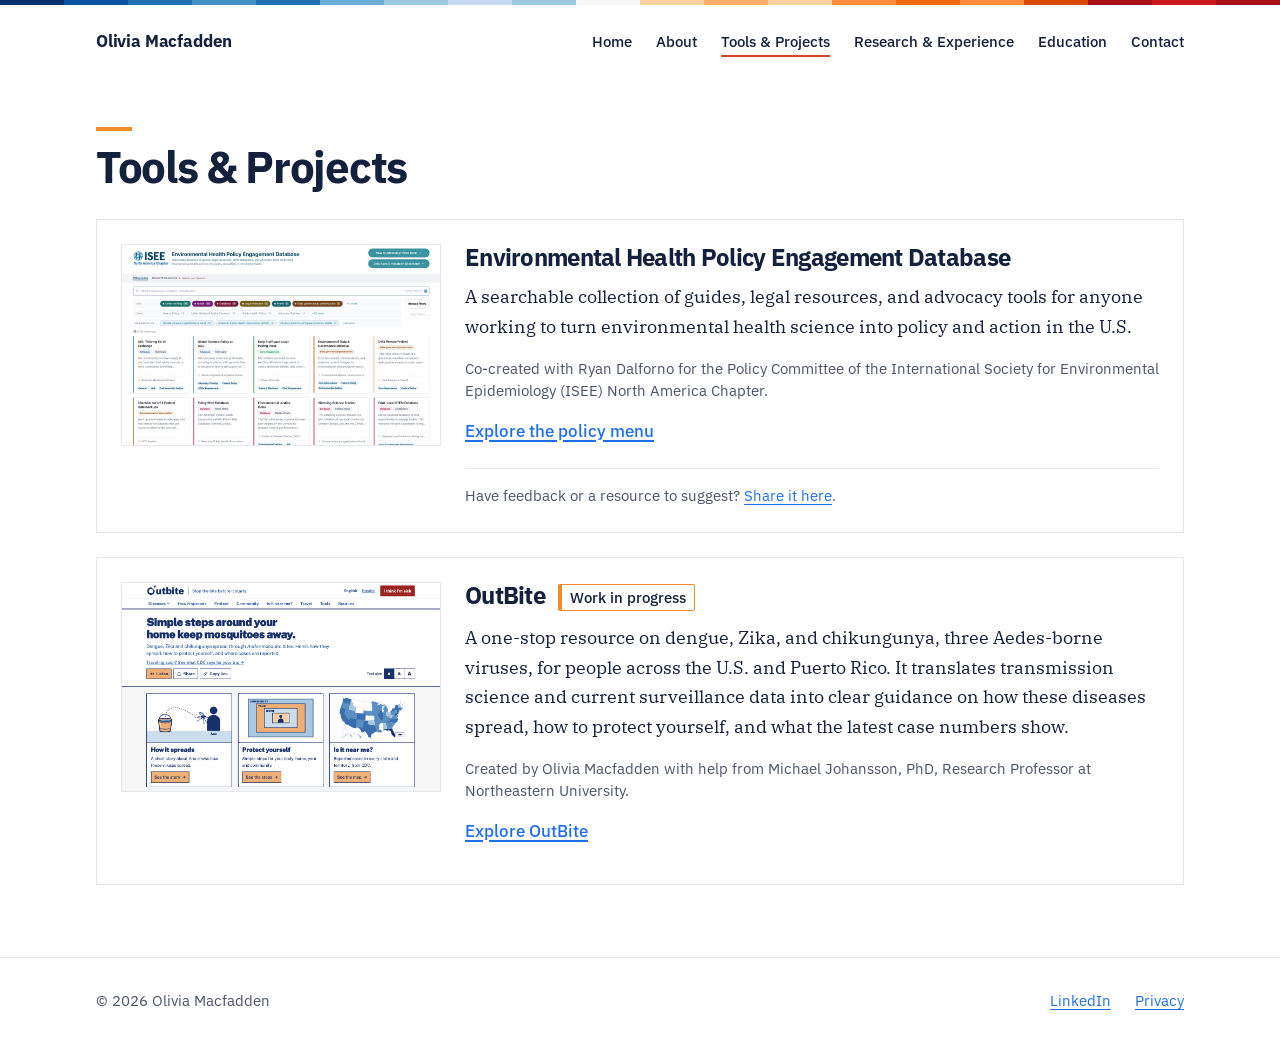
<file: tools.html>
<!doctype html>
<html lang="en">
<head>
  <meta charset="utf-8">
  <meta name="viewport" content="width=device-width, initial-scale=1">
  <title>Tools &amp; Projects | Olivia Macfadden</title>
  <meta name="description" content="Olivia Macfadden is a PhD student in Population Health at Northeastern University, specializing in environmental epidemiology.">
  <link rel="icon" href="favicon.svg" type="image/svg+xml">
  <link rel="stylesheet" href="css/style.css?v=2026-10-28a">
</head>
<body>
  <a class="skip-link" href="#main">Skip to content</a>
  <div class="stripe-strip" aria-hidden="true"></div>

  <!-- ===== SHARED HEADER: keep identical on every page (only aria-current changes) ===== -->
  <header class="site-header">
    <div class="wrap">
      <a class="site-brand" href="index.html">Olivia Macfadden</a>
      <nav class="site-nav" aria-label="Main">
        <ul>
          <li><a href="index.html">Home</a></li>
          <li><a href="about.html">About</a></li>
          <li><a href="tools.html" aria-current="page">Tools &amp; Projects</a></li>
          <li><a href="research.html">Research &amp; Experience</a></li>
          <li><a href="education.html">Education</a></li>
          <li><a href="contact.html">Contact</a></li>
        </ul>
      </nav>
    </div>
  </header>
  <!-- ===== END SHARED HEADER ===== -->

  <main id="main">
    <div class="wrap">
      <header class="page-head page-head--tools">
        <h1 class="heading-accent">Tools &amp; Projects</h1>
      </header>

      <!-- TOOLS: each tool is one <li>. To add a tool, copy the <li> below and paste it
           after the last one. Remove "tool--featured" for a standard (stacked) card.
           See README.md. -->
      <ul class="tool-list">

        <li>
          <article class="tool tool--featured" aria-labelledby="tool-policy-menu">
            <a class="tool__shot" href="https://tinyurl.com/policymenulinkfromoliviassite" target="_blank" rel="noopener">
              <img src="images/policy-menu.jpg" alt="Screenshot of the Environmental Health Policy Engagement Database" width="1200" height="754" loading="lazy">
              <span class="visually-hidden"> (opens in a new tab)</span>
            </a>
            <div class="tool__body">
              <h2 id="tool-policy-menu">Environmental Health Policy Engagement Database</h2>
              <p class="tool__desc">A searchable collection of guides, legal resources, and advocacy tools for anyone working to turn environmental health science into policy and action in the U.S.</p>
              <p class="tool__credit">Co-created with Ryan Dalforno for the Policy Committee of the International Society for Environmental Epidemiology (ISEE) North America Chapter.</p>
              <p><a class="action-link" href="https://tinyurl.com/policymenulinkfromoliviassite" target="_blank" rel="noopener">Explore the policy menu<span class="visually-hidden"> (opens in a new tab)</span></a></p>
              <p class="tool__feedback">Have feedback or a resource to suggest? <a href="https://docs.google.com/forms/d/e/1FAIpQLSfWToxNokh2F44aZsekEC2I9dpu-z2Hl_crvL-047JkQ6xbdA/viewform?usp=sharing" target="_blank" rel="noopener">Share it here<span class="visually-hidden"> (feedback form, opens in a new tab)</span></a>.</p>
            </div>
          </article>
        </li>

        <li>
          <article class="tool tool--featured" aria-labelledby="tool-outbite">
            <a class="tool__shot" href="https://macfaddenolivia-oss.github.io/OutBite/en/" target="_blank" rel="noopener">
              <img src="images/outbite.png" alt="Screenshot of the OutBite homepage, headed “Simple steps around your home keep mosquitoes away,” with sections on how dengue, Zika, and chikungunya spread, how to protect yourself, and a U.S. map of reported cases" width="1177" height="772" loading="lazy">
              <span class="visually-hidden"> (opens in a new tab)</span>
            </a>
            <div class="tool__body">
              <h2 id="tool-outbite">OutBite <span class="badge">Work in progress</span></h2>
              <p class="tool__desc">A one-stop resource on dengue, Zika, and chikungunya, three Aedes-borne viruses, for people across the U.S. and Puerto Rico. It translates transmission science and current surveillance data into clear guidance on how these diseases spread, how to protect yourself, and what the latest case numbers show.</p>
              <p class="tool__credit">Created by Olivia Macfadden with help from Michael Johansson, PhD, Research Professor at Northeastern University.</p>
              <p><a class="action-link" href="https://macfaddenolivia-oss.github.io/OutBite/en/" target="_blank" rel="noopener">Explore OutBite<span class="visually-hidden"> (opens in a new tab)</span></a></p>            </div>
          </article>
        </li>

      </ul>
    </div>
  </main>

  <!-- ===== SHARED FOOTER: keep identical on every page ===== -->
  <footer class="site-footer">
    <div class="wrap">
      <p>© 2026 Olivia Macfadden</p>
      <p class="site-footer__links">
        <a href="https://www.linkedin.com/in/olivia-macfadden/" target="_blank" rel="noopener">LinkedIn<span class="visually-hidden"> (opens in a new tab)</span></a>
        <a href="privacy.html">Privacy</a>
      </p>
    </div>
  </footer>
  <!-- ===== END SHARED FOOTER ===== -->

  <!-- GoatCounter analytics (cookie-free; see privacy.html). Keep on every page. -->
  <script data-goatcounter="https://oliviamacfadden.goatcounter.com/count"
          async src="https://gc.zgo.at/count.js"></script>
</body>
</html>
</file>
<file: css/style.css>
/* ==========================================================================
   Olivia Macfadden — site stylesheet
   All colors, fonts, and spacing live in :root below. Change them here once.
   ========================================================================== */

/* ---------- Fonts: IBM Plex, self-hosted (no Google Fonts) ----------
   Latin subset woff2 files in /fonts, licensed under the SIL Open Font License 1.1
   (see fonts/LICENSE.txt). */
@font-face {
  font-family: "IBM Plex Sans";
  font-style: normal;
  font-weight: 400;
  font-display: swap;
  src: url("../fonts/ibm-plex-sans-latin-400-normal.woff2") format("woff2");
}
@font-face {
  font-family: "IBM Plex Sans";
  font-style: normal;
  font-weight: 500;
  font-display: swap;
  src: url("../fonts/ibm-plex-sans-latin-500-normal.woff2") format("woff2");
}
@font-face {
  font-family: "IBM Plex Sans";
  font-style: normal;
  font-weight: 700;
  font-display: swap;
  src: url("../fonts/ibm-plex-sans-latin-700-normal.woff2") format("woff2");
}
@font-face {
  font-family: "IBM Plex Serif";
  font-style: normal;
  font-weight: 400;
  font-display: swap;
  src: url("../fonts/ibm-plex-serif-latin-400-normal.woff2") format("woff2");
}
@font-face {
  font-family: "IBM Plex Serif";
  font-style: italic;
  font-weight: 400;
  font-display: swap;
  src: url("../fonts/ibm-plex-serif-latin-400-italic.woff2") format("woff2");
}
@font-face {
  font-family: "IBM Plex Serif";
  font-style: normal;
  font-weight: 600;
  font-display: swap;
  src: url("../fonts/ibm-plex-serif-latin-600-normal.woff2") format("woff2");
}

:root {
  /* Palette (light) */
  --color-bg: #FFFFFF;
  --color-text: #14213D;          /* navy ink */
  --color-text-muted: #4A5568;    /* secondary text, ~7.5:1 on white */
  --color-link: #1F6FEB;          /* bright blue, 4.6:1 on white */
  --color-orange: #F28C28;        /* main highlight: accents/hover only, never text */
  --color-coral: #D9472B;         /* sparing highlight: accents only, never text */
  --color-soft: #E6E8EC;          /* dividers, secondary backgrounds */
  --color-focus: #1F6FEB;

  /* Warming stripes: 20 decorative stripes (not real temperature data) */
  --s01: #08306B; --s02: #08519C; --s03: #2171B5; --s04: #4292C6; --s05: #2171B5;
  --s06: #6BAED6; --s07: #9ECAE1; --s08: #C6DBEF; --s09: #9ECAE1; --s10: #F7F7F7;
  --s11: #FDD0A2; --s12: #FDAE6B; --s13: #FDD0A2; --s14: #FD8D3C; --s15: #F16913;
  --s16: #FD8D3C; --s17: #D94801; --s18: #A50F15; --s19: #CB181D; --s20: #A50F15;
  --stripes: linear-gradient(90deg,
    var(--s01) 0 5%,   var(--s02) 5% 10%,  var(--s03) 10% 15%, var(--s04) 15% 20%,
    var(--s05) 20% 25%, var(--s06) 25% 30%, var(--s07) 30% 35%, var(--s08) 35% 40%,
    var(--s09) 40% 45%, var(--s10) 45% 50%, var(--s11) 50% 55%, var(--s12) 55% 60%,
    var(--s13) 60% 65%, var(--s14) 65% 70%, var(--s15) 70% 75%, var(--s16) 75% 80%,
    var(--s17) 80% 85%, var(--s18) 85% 90%, var(--s19) 90% 95%, var(--s20) 95% 100%);

  /* "My path" timeline stop colors: cool blues (earlier) warming to red (now) */
  --stop-1: #08306B; --stop-2: #08519C; --stop-3: #2171B5; --stop-4: #4292C6;
  --stop-5: #FD8D3C; --stop-6: #F16913; --stop-7: #A50F15;

  /* Fonts */
  --font-display: "IBM Plex Sans", system-ui, -apple-system, "Segoe UI", sans-serif;
  --font-ui: "IBM Plex Sans", system-ui, -apple-system, "Segoe UI", sans-serif;
  --font-read: "IBM Plex Serif", Georgia, "Times New Roman", serif;

  /* Type scale */
  --fs-name: clamp(2.25rem, 3.5vw + 0.5rem, 3rem);
  --fs-h1: clamp(2.25rem, 1.6rem + 2.8vw, 3.5rem);
  --fs-h2: clamp(1.5rem, 1.25rem + 1vw, 2rem);
  --fs-h3: 1.1875rem;
  --fs-lede: clamp(1.125rem, 1rem + 0.5vw, 1.375rem);
  --fs-body: 1.125rem;
  --fs-small: 0.9375rem;
  --tracking-tight: -0.03em;
  --leading-read: 1.65;

  /* Spacing */
  --space-1: 0.25rem;
  --space-2: 0.5rem;
  --space-3: 0.75rem;
  --space-4: 1rem;
  --space-5: 1.5rem;
  --space-6: 2rem;
  --space-7: 3rem;
  --space-8: 4.5rem;
  --space-9: 6rem;

  /* Layout */
  --page-max: 72rem;
  --gutter: 16px;
  --measure: 66ch;                 /* reading line length (< ~75 characters) */
  --band-height: 76px;             /* homepage stripe band */
  --strip-height: 5px;             /* thin strip on inner pages */
  --radius: 2px;
}

@media (min-width: 48rem) {
  :root { --gutter: 2rem; }
}

/* Large screens: use more of the width, with roomier side margins.
   Long reading text keeps its own max line length (--measure). */
@media (width >= 87.5rem) {
  :root {
    --page-max: 96rem;   /* about 1408px of content + 2 x 64px margins */
    --gutter: 4rem;
  }
}

/* Dark mode: stripes and timeline stay full color */
@media (prefers-color-scheme: dark) {
  :root {
    --color-bg: #0E1626;
    --color-text: #EEF1F5;
    --color-text-muted: #B4BDCB;
    --color-link: #6EA8FE;
    --color-soft: #25304A;
    --color-focus: #6EA8FE;
    /* Same stripe palette, shifted to the lighter end so early stops stay visible on navy-black */
    --stop-1: #4292C6; --stop-2: #6BAED6; --stop-3: #9ECAE1; --stop-4: #C6DBEF;
    --stop-5: #FDAE6B; --stop-6: #F16913; --stop-7: #CB181D;
  }
}

/* ---------- Base ---------- */
*, *::before, *::after { box-sizing: border-box; }

html { -webkit-text-size-adjust: 100%; }

body {
  margin: 0;
  background: var(--color-bg);
  color: var(--color-text);
  font-family: var(--font-ui);
  font-size: 1rem;
  line-height: 1.5;
  -webkit-font-smoothing: antialiased;
}

img { max-width: 100%; height: auto; display: block; }

h1, h2, h3 {
  font-family: var(--font-display);
  font-weight: 700;
  letter-spacing: var(--tracking-tight);
  line-height: 1.1;
  margin: 0;
}

a {
  color: var(--color-link);
  text-decoration-thickness: 1px;
  text-underline-offset: 0.18em;
  transition: text-decoration-color 0.15s, text-decoration-thickness 0.15s;
}
a:hover {
  text-decoration-color: var(--color-orange);
  text-decoration-thickness: 2px;
}

:focus-visible {
  outline: 3px solid var(--color-focus);
  outline-offset: 3px;
  border-radius: var(--radius);
}

.visually-hidden {
  position: absolute !important;
  width: 1px; height: 1px;
  padding: 0; margin: -1px;
  overflow: hidden; clip: rect(0 0 0 0);
  white-space: nowrap; border: 0;
}

.skip-link {
  position: absolute;
  left: var(--gutter);
  top: -100px;
  background: var(--color-bg);
  color: var(--color-link);
  padding: var(--space-2) var(--space-3);
  z-index: 10;
  font-weight: 500;
}
.skip-link:focus { top: var(--space-3); }

.wrap {
  max-width: var(--page-max);
  margin-inline: auto;
  padding-inline: var(--gutter);
}

/* ---------- Stripes ---------- */
.stripe-band {
  height: var(--band-height);
  background: var(--stripes);
}
.stripe-band--sweep {
  animation: stripe-sweep 0.85s cubic-bezier(0.22, 0.61, 0.36, 1) both;
}
@keyframes stripe-sweep {
  from { clip-path: inset(0 100% 0 0); }
  to   { clip-path: inset(0 0 0 0); }
}
@media (prefers-reduced-motion: reduce) {
  .stripe-band--sweep { animation: none; }
}

/* Thin strip at the top of every inner page */
.stripe-strip {
  height: var(--strip-height);
  background: var(--stripes);
}

/* ---------- Site header / nav (identical on every page) ---------- */
.site-header .wrap {
  display: flex;
  flex-wrap: wrap;
  align-items: baseline;
  justify-content: space-between;
  gap: var(--space-3) var(--space-6);
  padding-block: var(--space-5);
}

.site-brand {
  font-family: var(--font-display);
  font-weight: 700;
  font-size: 1.0625rem;
  letter-spacing: -0.01em;
  color: var(--color-text);
  text-decoration: none;
}

/* Home has no brand link; keep the nav where it sits on every other page */
.site-header--home .site-nav { margin-left: auto; }

.site-nav ul {
  list-style: none;
  margin: 0;
  padding: 0;
  display: flex;
  flex-wrap: wrap;
  gap: var(--space-2) var(--space-5);
}

.site-nav a {
  font-family: var(--font-ui);
  font-weight: 500;
  font-size: var(--fs-small);
  color: var(--color-text);
  text-decoration: none;
  padding-block: var(--space-1);
  border-bottom: 2px solid transparent;
  transition: border-color 0.15s;
}
.site-nav a:hover { border-bottom-color: var(--color-orange); }
.site-nav a[aria-current="page"] { border-bottom-color: var(--color-coral); }

/* ---------- Section headings ---------- */
/* Small orange tick above headings: the "heading detail" accent */
.heading-accent::before {
  content: "";
  display: block;
  width: 2.25rem;
  height: 4px;
  background: var(--color-orange);
  margin-bottom: var(--space-3);
}

/* ---------- Home ---------- */
.hero {
  padding-block: var(--space-7) var(--space-6);
}
.hero__name {
  font-size: var(--fs-name);
  letter-spacing: -0.035em;
  line-height: 0.98;
}
.hero__title {
  margin: var(--space-4) 0 0;
  max-width: 40ch;
  font-family: var(--font-ui);
  font-weight: 400;
  font-size: clamp(1.125rem, 1rem + 0.25vw, 1.25rem);
  line-height: 1.35;
  color: var(--color-text-muted);
}

.intro {
  display: grid;
  gap: var(--space-6);
  padding-block: var(--space-7) var(--space-9);
}
@media (min-width: 48rem) {
  .intro {
    grid-template-columns: minmax(14rem, 18rem) 1fr;
    gap: var(--space-8);
    align-items: start;
  }
}

/* Headshot: clean 4:5 crop sitting on a short stripe bar */
.portrait {
  margin: 0;
  max-width: 18rem;
}
/* Small headshot in the hero, phones only (the large .portrait takes over from 48rem) */
.hero__photo { display: none; }
@media (max-width: 47.99rem) {
  .hero { padding-block: var(--space-5); }
  .hero__inner {
    display: grid;
    grid-template-columns: auto 1fr;
    align-items: center;
    column-gap: var(--space-4);
  }
  .hero__photo {
    display: block;
    margin: 0;
    width: 126px;
  }
  .hero__photo img {
    width: 100%;
    aspect-ratio: 4 / 5;
    object-fit: cover;
    object-position: 50% 30%;
    border-radius: var(--radius) var(--radius) 0 0;
    background: var(--color-soft);
  }
  .hero__photo::after {
    content: "";
    display: block;
    height: 4px;
    background: var(--stripes);
  }
  .hero__name { font-size: 1.625rem; letter-spacing: -0.03em; line-height: 1.05; }
  .hero__title { margin-top: var(--space-2); font-size: 1rem; }
  .stripe-band { --band-height: 36px; }
  .intro { padding-top: 1.25rem; }
  /* no divider on phones; about one line of space before the bio instead */
  .intro .meta-list { padding-bottom: 0; border-bottom: 0; margin-bottom: 1.75rem; }
  .intro .portrait { display: none; }
}
.portrait img {
  width: 100%;
  aspect-ratio: 4 / 5;
  object-fit: cover;
  object-position: 50% 30%;
  border-radius: var(--radius) var(--radius) 0 0;
  background: var(--color-soft);
}
.portrait::after {
  content: "";
  display: block;
  height: 8px;
  background: var(--stripes);
}

.prose {
  font-family: var(--font-read);
  font-size: var(--fs-body);
  line-height: var(--leading-read);
  max-width: var(--measure);
}
.prose p { margin: 0 0 var(--space-5); }
.prose p:last-child { margin-bottom: 0; }

/* Sits above the bio, with its divider underneath */
.meta-list {
  margin: 0 0 var(--space-5);
  padding-bottom: var(--space-5);
  border-bottom: 1px solid var(--color-soft);
  max-width: var(--measure);
  display: grid;
  grid-template-columns: max-content 1fr;
  gap: var(--space-2) var(--space-5);
  font-size: var(--fs-small);
}
.meta-list dt {
  font-weight: 500;
  color: var(--color-text-muted);
}
.meta-list dd { margin: 0; }
@media (max-width: 30rem) {
  .meta-list { grid-template-columns: 1fr; gap: 0; }
  .meta-list dd + dt { margin-top: var(--space-3); }
}

/* ---------- Footer (identical on every page) ---------- */
.site-footer {
  border-top: 1px solid var(--color-soft);
}
.site-footer .wrap {
  display: flex;
  flex-wrap: wrap;
  justify-content: space-between;
  gap: var(--space-3);
  padding-block: var(--space-6);
  font-size: var(--fs-small);
  color: var(--color-text-muted);
}
.site-footer p { margin: 0; }
.site-footer__links {
  display: flex;
  gap: var(--space-5);
}

/* ---------- Inner pages ---------- */
/* Gap between the page title and the first content, the same on every page */
.page-head {
  padding-block: var(--space-7) 0;
}
.page-head h1 { font-size: var(--fs-h1); }
.page-head--tools h1 { font-size: clamp(2.25rem, 1.75rem + 1.25vw, 2.75rem); }
.page-head + .section,
.page-head + .about-split > .section:first-child { padding-top: 1.25rem; }
.page-head + .tool-list { margin-top: 1.25rem; }
@media (min-width: 48rem) {
  .page-head + .section,
  .page-head + .about-split > .section:first-child { padding-top: 1.75rem; }
  .page-head + .tool-list { margin-top: 1.75rem; }
}

.section {
  padding-block: var(--space-6) var(--space-7);
}
.section h2 {
  font-size: var(--fs-h2);
  margin-bottom: var(--space-5);
}
.section-note {
  font-family: var(--font-read);
  font-size: 1rem;
  line-height: 1.6;
  color: var(--color-text-muted);
  max-width: var(--measure);
  margin: 0 0 var(--space-5);
}

main { padding-bottom: var(--space-8); }
main:has(.intro) { padding-bottom: 0; }

/* ---------- "My path" timeline ----------
   Mobile/tablet: one vertical route. Desktop: 3 / 3 / 1 — row one runs left to right,
   turns down on the right, row two runs right to left, then the path turns down on
   the left and runs across to Boston, centered on its own row.
   Each stop sets its own color with style="--stop: var(--stop-N)".
   Route pieces (.route), icons and the starburst are aria-hidden; the <ol> is what
   screen readers read. */
.route-map {
  list-style: none;
  margin: var(--space-4) 0 0;
  padding: 0 0 0 4px;
}
.stop {
  --icon: 72px;        /* layout column for the icon */
  --icon-size: 72px;   /* drawn icon (Boston is a little larger) */
  position: relative;
  display: grid;
  grid-template-columns: var(--icon) 1fr;
  column-gap: var(--space-5);
  align-content: start;
  padding-bottom: var(--space-7);
}
.stop:last-child { padding-bottom: 0; }

.stop__icon {
  grid-row: 1 / span 4;
  width: var(--icon-size);
  height: var(--icon-size);
  margin-left: calc((var(--icon) - var(--icon-size)) / 2);
  border: 2px solid var(--stop);
  border-radius: 50%;
  color: var(--stop);
  background: var(--color-bg);
  display: grid;
  place-items: center;
  position: relative;
  z-index: 1;
}
.stop__icon svg { width: 44px; height: 44px; }

/* Destination: Boston */
.stop--finish {
  --icon-size: 80px;
  --burst: 112px;   /* starburst box; rays start at 41% of it, ~6px clear of the circle */
}
.stop--finish .stop__icon svg { width: 50px; height: 50px; }
/* Explicit size + centering: an SVG with inset and width:auto keeps its own intrinsic
   size instead of stretching, which pushed the rays up and to the left. */
.route-map .stop--finish .stop__icon svg.stop__burst {
  position: absolute;
  left: 50%;
  top: 50%;
  width: var(--burst);
  height: var(--burst);
  transform: translate(-50%, -50%);
}
.stop__burst path { vector-effect: non-scaling-stroke; }

.stop__place {
  grid-column: 2;
  font-size: var(--fs-h3);
  margin-top: var(--space-2);
  text-wrap: balance;   /* "City, country" headings wrap into even lines */
}
.stop__when {
  grid-column: 2;
  margin: var(--space-1) 0 0;
  font-size: var(--fs-small);
  font-weight: 500;
  color: var(--color-text-muted);
}
.stop__what {
  grid-column: 2;
  margin: var(--space-2) 0 0;
  font-family: var(--font-read);
  font-size: 1rem;
  line-height: 1.5;
  max-width: 40ch;
}
.stop__detail {
  grid-column: 2;
  margin: var(--space-1) 0 0;
  font-size: var(--fs-small);
  line-height: 1.45;
  color: var(--color-text-muted);
  max-width: 40ch;
}

.route {
  position: absolute;
  color: var(--stop);
  pointer-events: none;
  /* vertical (mobile) placement: a straight dashed line on the icon's center line, from
     8px under this icon to the arrow tip 8px above the next one (Boston's rays sit either
     side of the line, so it needs no special case). The line is drawn from the tip upward,
     so the arrowhead always sits on a solid dash. */
  left: calc(var(--icon) / 2 - 12px);
  width: 24px;
  top: calc(var(--icon) + 8px);
  bottom: 8px;
}
.route svg { position: absolute; overflow: visible; }
.route-v, .route-turn, .route-h { inset: 0; width: 100%; height: 100%; }
.route-h, .route-turn, .route-run { display: none; }
.route-head {
  width: 16px;
  height: 16px;
  left: 50%;
  bottom: -5px;   /* puts the chevron's tip (y = 11 of 16) exactly on the line's end */
  transform: translateX(-50%);
}

@media (min-width: 62rem) {
  .route-map {
    --row-gap: 4.5rem;
    --col-gap: 2rem;
    --colw: calc((100cqw - 2 * var(--col-gap)) / 3);   /* one column's width */
    container-type: inline-size;
    display: grid;
    grid-template-columns: repeat(3, 1fr);
    column-gap: var(--col-gap);
    row-gap: var(--row-gap);
    padding-left: 0;
  }
  .stop {
    display: flex;
    flex-direction: column;
    align-items: center;
    text-align: center;
    padding: 0 var(--space-5);
  }
  .stop__icon { margin: 0 0 var(--space-4); }
  .stop__place { margin-top: 0; }
  .stop__what, .stop__detail { max-width: 19rem; }

  /* Row two runs right to left; Boston sits alone, centered, on row three */
  .stop:nth-child(4) { grid-column: 3; grid-row: 2; }
  .stop:nth-child(5) { grid-column: 2; grid-row: 2; }
  .stop:nth-child(6) { grid-column: 1; grid-row: 2; }
  .stop:nth-child(7) { grid-column: 2; grid-row: 3; }

  .stop--finish { --icon: 92px; --icon-size: 92px; --burst: 128px; }
  .stop--finish .stop__icon svg { width: 56px; height: 56px; }
  .stop--finish .stop__icon { margin-bottom: var(--space-6); }

  .route-v { display: none; }

  /* Horizontal hops: from this icon's edge to the next icon's edge */
  .stop--east .route,
  .stop--west .route {
    width: auto;
    top: calc(var(--icon) / 2 - 14px);
    bottom: auto;
    height: 28px;
    left: calc(50% + var(--icon) / 2 + 8px);
    right: calc(var(--icon) / 2 + 8px - 50% - var(--col-gap));
  }
  .stop--west .route {
    left: calc(var(--icon) / 2 + 8px - 50% - var(--col-gap));
    right: calc(50% + var(--icon) / 2 + 8px);
    transform: scaleX(-1);
  }
  .stop--east .route-h,
  .stop--west .route-h { display: block; }
  .stop--east .route-head,
  .stop--west .route-head {
    left: auto;
    right: -4px;
    bottom: auto;
    top: 50%;
    transform: translateY(-50%) rotate(-90deg);
  }

  /* Turn down on the right (end of row one) into the first stop of row two */
  .stop--south .route {
    width: auto;
    left: calc(50% + var(--icon) / 2 + 4px);
    right: -1.75rem;
    top: calc(var(--icon) / 2);
    bottom: calc(-1 * var(--row-gap) - 36px);
  }
  .stop--south .route-turn { display: block; }
  .stop--south .route-head {
    left: 2px;
    bottom: -8px;
    transform: rotate(90deg);
  }

  /* Turn down on the left (end of row two), then run across to Boston */
  .stop--to-finish .route {
    --run: calc(var(--colw) + var(--col-gap) - 34px);   /* to just before Boston's starburst */
    width: calc(1.75rem + var(--colw) / 2 - var(--icon) / 2 - 4px);
    left: -1.75rem;
    top: calc(var(--icon) / 2);
    bottom: calc(-1 * var(--row-gap) - 46px);           /* Boston's icon center */
  }
  .stop--to-finish .route-turn {
    display: block;
    transform: scaleX(-1);
  }
  .stop--to-finish .route-run {
    display: block;
    left: 100%;
    bottom: -14px;
    height: 28px;
    width: var(--run);
  }
  .stop--to-finish .route-head {
    left: calc(100% + var(--run) - 11px);
    bottom: -8px;
    transform: rotate(-90deg);
  }
}

/* Side by side (>= 1400px): start "My path" (its orange mark) level with the top of the
   bio's first line of letters. 7px = the line spacing above the first line of 18px serif bio text. */
@media (width >= 87.5rem) {
  .page-head--about + .about-split > .section:nth-child(2) { padding-top: calc(1.75rem + 7px); }
}

/* ---------- Wide split (About page, >= 1400px) ----------
   Bio on the left at its readable width; the 3 / 3 / 1 route takes the rest.
   Narrower screens keep the timeline below the bio.
   To revert: delete this block and the .about-split wrapper in about.html. */
@media (width >= 87.5rem) {
  .about-split {
    display: grid;
    grid-template-columns: minmax(0, 36rem) minmax(0, 1fr);   /* 36rem of 18px serif = about 60 characters per line */
    column-gap: 4rem;
    align-items: start;   /* both columns start on the same line */
  }

  .about-split .route-map {
    --row-gap: 3.25rem;
    --col-gap: 1.25rem;
  }
  .about-split .stop {
    --icon: 56px;
    --icon-size: 56px;
    padding: 0 var(--space-2);
  }
  .about-split .stop__icon { margin-bottom: var(--space-3); }
  .about-split .stop__icon svg { width: 34px; height: 34px; }
  .about-split .stop__place { font-size: 1rem; }
  .about-split .stop__when { font-size: 0.8125rem; margin-top: 2px; }
  .about-split .stop__what {
    font-size: 0.9375rem;
    line-height: 1.45;
    margin-top: var(--space-1);
  }
  .about-split .stop__detail { font-size: 0.8125rem; line-height: 1.4; }

  /* Boston, scaled to match */
  .about-split .stop--finish { --icon: 70px; --icon-size: 70px; --burst: 100px; }
  .about-split .stop--finish .stop__icon { margin-bottom: var(--space-5); }
  .about-split .stop--finish .stop__icon svg { width: 42px; height: 42px; }

  /* Route pieces whose ends depend on the next icon's size */
  .about-split .stop--south .route {
    right: -1.5rem;
    bottom: calc(-1 * var(--row-gap) - 28px);   /* half of the 56px icon below */
  }
  .about-split .stop--to-finish .route {
    --run: calc(var(--colw) + var(--col-gap) - 26px);
    width: calc(1.5rem + var(--colw) / 2 - var(--icon) / 2 - 4px);
    left: -1.5rem;
    bottom: calc(-1 * var(--row-gap) - 35px);   /* half of Boston's 70px icon */
  }
}

/* ---------- Text pages with subheadings (Privacy) ---------- */
.page-meta {
  margin: var(--space-3) 0 0;
  font-size: var(--fs-small);
  color: var(--color-text-muted);
}
.prose--sections h2 {
  font-size: var(--fs-h3);
  letter-spacing: -0.015em;
  margin: var(--space-6) 0 var(--space-2);
}
/* Long URLs in running text wrap instead of overflowing on phones */
.prose--sections a { overflow-wrap: anywhere; }

/* ---------- Compact definition lists (skills, contact) ---------- */
.facts {
  margin: 0;
  max-width: var(--measure);
  display: grid;
  grid-template-columns: max-content 1fr;
  gap: var(--space-3) var(--space-6);
}
.facts dt {
  font-weight: 500;
  color: var(--color-text-muted);
}
.facts dd { margin: 0; }
@media (max-width: 30rem) {
  .facts { grid-template-columns: 1fr; gap: 0; }
  .facts dd + dt { margin-top: var(--space-3); }
}

/* ---------- Tools & Projects ---------- */
.tool-list {
  list-style: none;
  margin: 0;
  padding: 0;
  display: grid;
  gap: var(--space-5);
}
.tool {
  position: relative;
  border: 1px solid var(--color-soft);
  padding: var(--space-5);
  display: grid;
  gap: var(--space-5);
}
@media (min-width: 56rem) {
  .tool--featured {
    grid-template-columns: min(38%, 20rem) 1fr;
    gap: var(--space-5);
    padding: var(--space-5);
    align-items: start;
  }
}
/* Stripe line that draws along the top edge on hover/focus */
.tool::before {
  content: "";
  position: absolute;
  left: -1px;
  right: -1px;
  top: -1px;
  height: 4px;
  background: var(--stripes);
  transform: scaleX(0);
  transform-origin: left;
  transition: transform 0.35s ease-out;
}
.tool:hover::before,
.tool:focus-within::before { transform: scaleX(1); }
@media (prefers-reduced-motion: reduce) {
  .tool::before { transition: none; }
}

.tool__shot {
  display: block;
  border: 1px solid var(--color-soft);
  overflow: hidden;
  transition: border-color 0.15s;
}
.tool__shot img {
  width: 100%;
  transition: transform 0.3s ease-out;
}
.tool__shot:hover,
.tool__shot:focus-visible { border-color: var(--color-link); }
.tool__shot:hover img { transform: scale(1.02); }
@media (prefers-reduced-motion: reduce) {
  .tool__shot img { transition: none; }
  .tool__shot:hover img { transform: none; }
}

.tool__body h2 {
  font-size: 1.5rem;
  margin-bottom: var(--space-3);
}
/* Small status label next to a tool title, e.g. "Work in progress" */
.badge {
  display: inline-block;
  vertical-align: middle;
  margin-left: var(--space-2);
  padding: 0.125rem var(--space-2);
  border: 1px solid var(--color-orange);
  border-left-width: 4px;
  border-radius: var(--radius);
  font-family: var(--font-ui);
  font-size: var(--fs-small);
  font-weight: 500;
  letter-spacing: 0;
  line-height: 1.4;
  color: var(--color-text);
  white-space: nowrap;
}
.tool__desc {
  font-family: var(--font-read);
  font-size: var(--fs-body);
  line-height: var(--leading-read);
  max-width: var(--measure);
  margin: 0 0 var(--space-4);
}
.tool__credit {
  font-size: var(--fs-small);
  color: var(--color-text-muted);
  margin: 0 0 var(--space-4);
}
.action-link {
  font-weight: 500;
  font-size: 1.0625rem;
  text-decoration-thickness: 2px;
}
.tool__feedback {
  margin: var(--space-5) 0 0;
  padding-top: var(--space-4);
  border-top: 1px solid var(--color-soft);
  font-size: var(--fs-small);
  color: var(--color-text-muted);
}

/* ---------- Selected projects ---------- */
.projects {
  list-style: none;
  margin: 0;
  padding: 0;
  display: grid;
  gap: var(--space-6) var(--space-7);
}
@media (min-width: 48rem) {
  .projects { grid-template-columns: 1fr 1fr; }
}
.project {
  border-top: 2px solid var(--color-text);
  padding-top: var(--space-4);
}
.project h3 { font-size: var(--fs-h3); }
.project__meta {
  margin: var(--space-2) 0 var(--space-3);
  font-size: var(--fs-small);
  color: var(--color-text-muted);
}
.project p:last-child {
  margin: 0;
  max-width: var(--measure);
  font-family: var(--font-read);
  font-size: 1rem;
  line-height: 1.6;
}

/* ---------- Entry lists (experience, service, education) ---------- */
.entries {
  list-style: none;
  margin: 0;
  padding: 0;
}
.entry {
  display: grid;
  gap: var(--space-3) var(--space-6);
  padding-block: var(--space-5);
  border-top: 1px solid var(--color-soft);
}
@media (min-width: 48rem) {
  .entry { grid-template-columns: 15rem 1fr; }
}
.entry__org,
.section h2.entry__org {
  margin: 0;
  font-size: var(--fs-h3);
  letter-spacing: -0.015em;
}
.entry__place {
  display: block;
  margin-top: var(--space-1);
  font-family: var(--font-ui);
  font-size: var(--fs-small);
  font-weight: 400;
  letter-spacing: 0;
  color: var(--color-text-muted);
}
.roles {
  list-style: none;
  margin: 0;
  padding: 0;
  display: grid;
  gap: var(--space-5);
}
.role__title {
  margin: 0;
  font-weight: 500;
  font-size: 1.0625rem;
}
.role__date {
  margin: var(--space-1) 0 0;
  font-size: var(--fs-small);
  color: var(--color-text-muted);
}
.role__desc {
  margin: var(--space-2) 0 0;
  font-family: var(--font-read);
  font-size: 1rem;
  line-height: 1.6;
  max-width: var(--measure);
}
.role__desc em { font-style: italic; }
</file>
